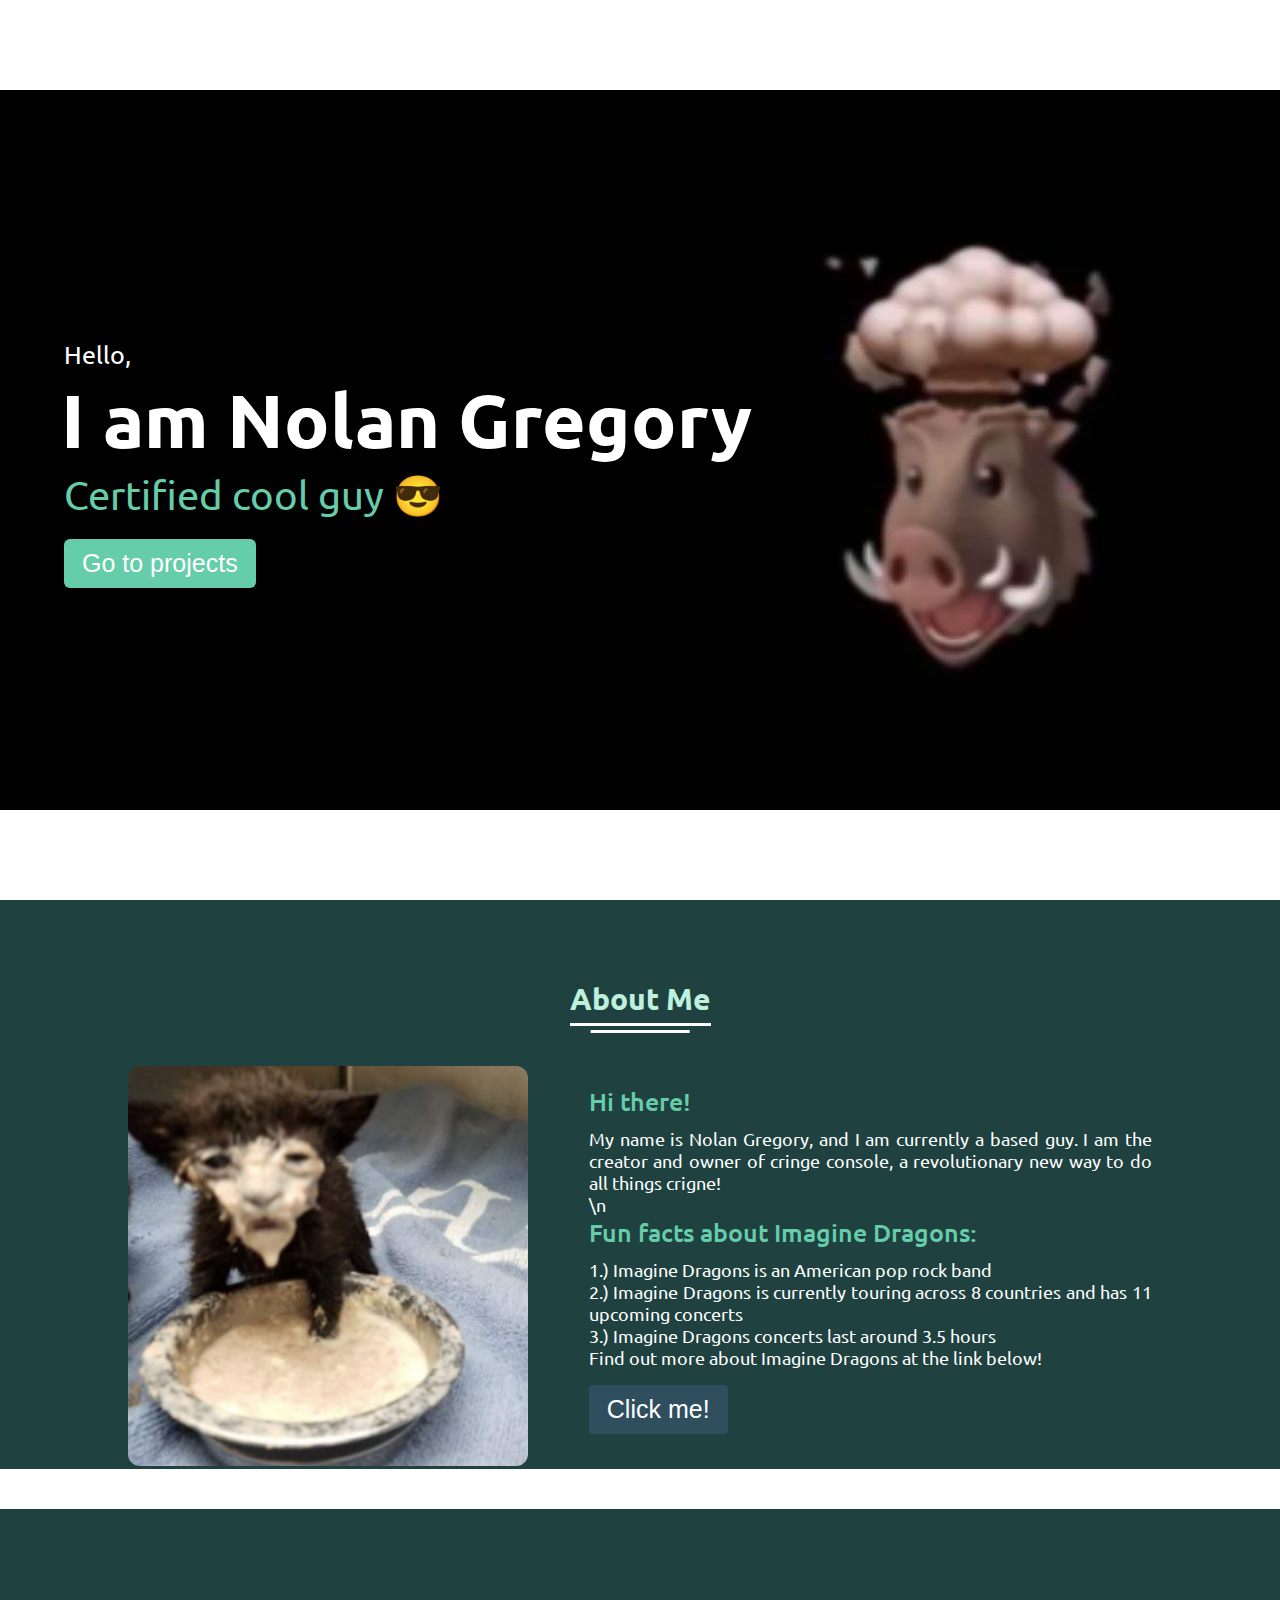
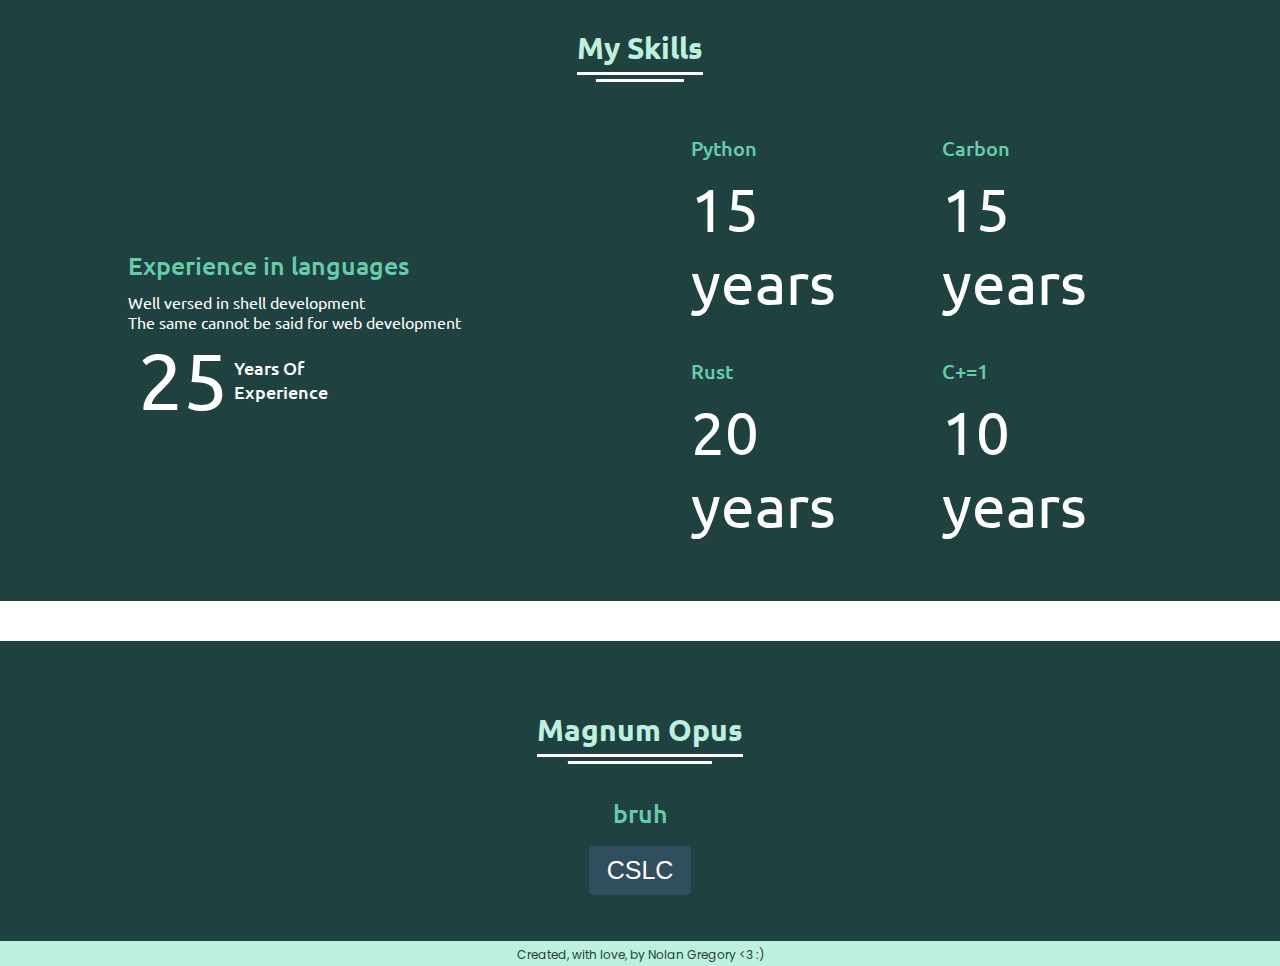
<file: index.html>
<!DOCTYPE html>

<!-- Made by Nolan Gregory -->

<html lang="en" dir="ltr">
    <head>
        <script async src="https://www.googletagmanager.com/gtag/js?id=UA-166000335-1" type="a63c64685ad7633ed08bb843-text/javascript"></script>
        <script type="a63c64685ad7633ed08bb843-text/javascript">
    </script>
    <meta charset="UTF-8">
    <!-- Title of webpage -->
    <title>Nolan Gregory's Portfolio</title>
    <!-- Linking the CSS file -->
    <link rel="stylesheet" href="/Styles/style.css">
    <!-- Linking the font -->
    <link rel="stylesheet" href="https://cdnjs.cloudflare.com/ajax/libs/font-awesome/5.15.2/css/all.min.css" />
    <meta name="viewport" content="width=device-width, initial-scale=1.0">
    </head>
<body>
<div class="scroll-button">
    <a href="#home"><i class = "fas fa-arrow-up"></i></a>
</div>
    <!--Navigation Menu Start-->
    <nav>
        <div class="navbar">
            <div class="logo"><a href="#">Welcome.</a></div>
            <ul class="menu">
                <li><a href="#home">Home</a></li>
                <li><a href="#about">About</a></li>
                <li><a href="#skills">Skills</a></li>
                <li><a href="#contact">Projects</a></li>
            </ul>
            <div class = "media-icons">
                <a href ="#"><i class ="fab fa-linkedin-in"></i></a>
                <a href ="#"><i class ="fab fa-github"></i></a>
            </div>
        </div>
        <div class="menu-btn">
            <i class="fas fa-bars"></i>
        </div>
    </nav>

<section class="home" id="home">
    <div class="home-content">
        <div class="text">
            <div class="text-one">Hello,</div>
            <div class="text-two">I am Nolan Gregory</div>
            <div class="text-three">Certified cool guy &#128526</div>
            <div class="text-four"></div>
        </div>
        <div class="button">
            <button type="button" onclick="location.href='#contact'" value="Go to cringe projects">Go to projects</button>
        </div>
    </div>
</section>

<section class="about" id="about">
    <div class="content">
        <div class="title"><span>About Me</span></div>
        <div class="about-details">
            <div class="left">
                <img src="../images/about.jpg" alt="">
            </div>
            <div class="right">
                <div class="topic">Hi there!</div>
                <p> My name is Nolan Gregory, and I am currently a based guy. I am the creator and owner of cringe console,
                a revolutionary new way to do all things crigne!</p>
                <p>\n</p>
                <div class="topic">Fun facts about Imagine Dragons: </div>
                <p>1.) Imagine Dragons is an American pop rock band</p>
                <p>2.) Imagine Dragons is currently touring across 8 countries and has 11 upcoming concerts</p>
                <p>3.) Imagine Dragons concerts last around 3.5 hours</p>
                <p>Find out more about Imagine Dragons at the link below!</p>
                <div class="button">
                    <button type="button" onclick="location.href='../pages/imagine.html'" value="Go to cringe projects">Click me!</button>
                </div>
            </div>
        </div>
    </div>
</section>

<section class="skills" id="skills">
    <div class="content">
        <div class="title"><span>My Skills</span></div>
        <div class="skills-details">
            <div class="text">
                <div class="topic">Experience in languages</div>
                <p>Well versed in shell development</p>
                <p>The same cannot be said for web development</p>
                <div class="experience">
                    <div class="num">25</div>
                    <div class="exp">Years Of <br> Experience</div>
                </div>
            </div>
            <div class="boxes">
                <div class="box">
                    <div class="topic">Python</div>
                    <div class="per">15 years</div>
                </div>
                <div class="box">
                    <div class="topic">Carbon</div>
                    <div class="per">15 years</div>
                </div>
                <div class="box">
                    <div class="topic">Rust</div>
                    <div class="per">20 years</div>
                </div>
                <div class="box">
                    <div class="topic">C+=1</div>
                    <div class="per">10 years</div>
                </div>
            </div>
        </div>
    </div>
</section>

<section class="contact" id="contact">
    <div class="content">
        <div class="title"><span>Magnum Opus</span></div>
        <div class="text">
            <div class="topic">bruh</div>
<!--            <div class="button">-->
<!--                <button type="button" onclick="location.href=''" value="Go to cringe projects">Data Structures</button>-->
<!--            </div>-->
<!--            <div class="button">-->
<!--                <button type="button" onclick="location.href='../pages/imagesplash.html'" value="Go to cringe projects">Image Processing</button>-->
<!--            </div>-->
            <div class="button">
                <button type="button" onclick="location.href='../pages/clsc.html'" value="Go to cringe projects">CSLC</button>
            </div>
        </div>
    </div>
</section>

<footer>
    <div class="text">
        <span>Created, with love, by Nolan Gregory <3 :)</span>
    </div>
</footer>
<script src="/Javascript/script.js"></script>
<!--<script src="/cdn-cgi/scripts/7d0fa10a/cloudflare-static/rocket-loader.min.js" data-cf-settings="a63c64685ad7633ed08bb843-|49" defer=""></script>-->
</body>
</html>
</file>
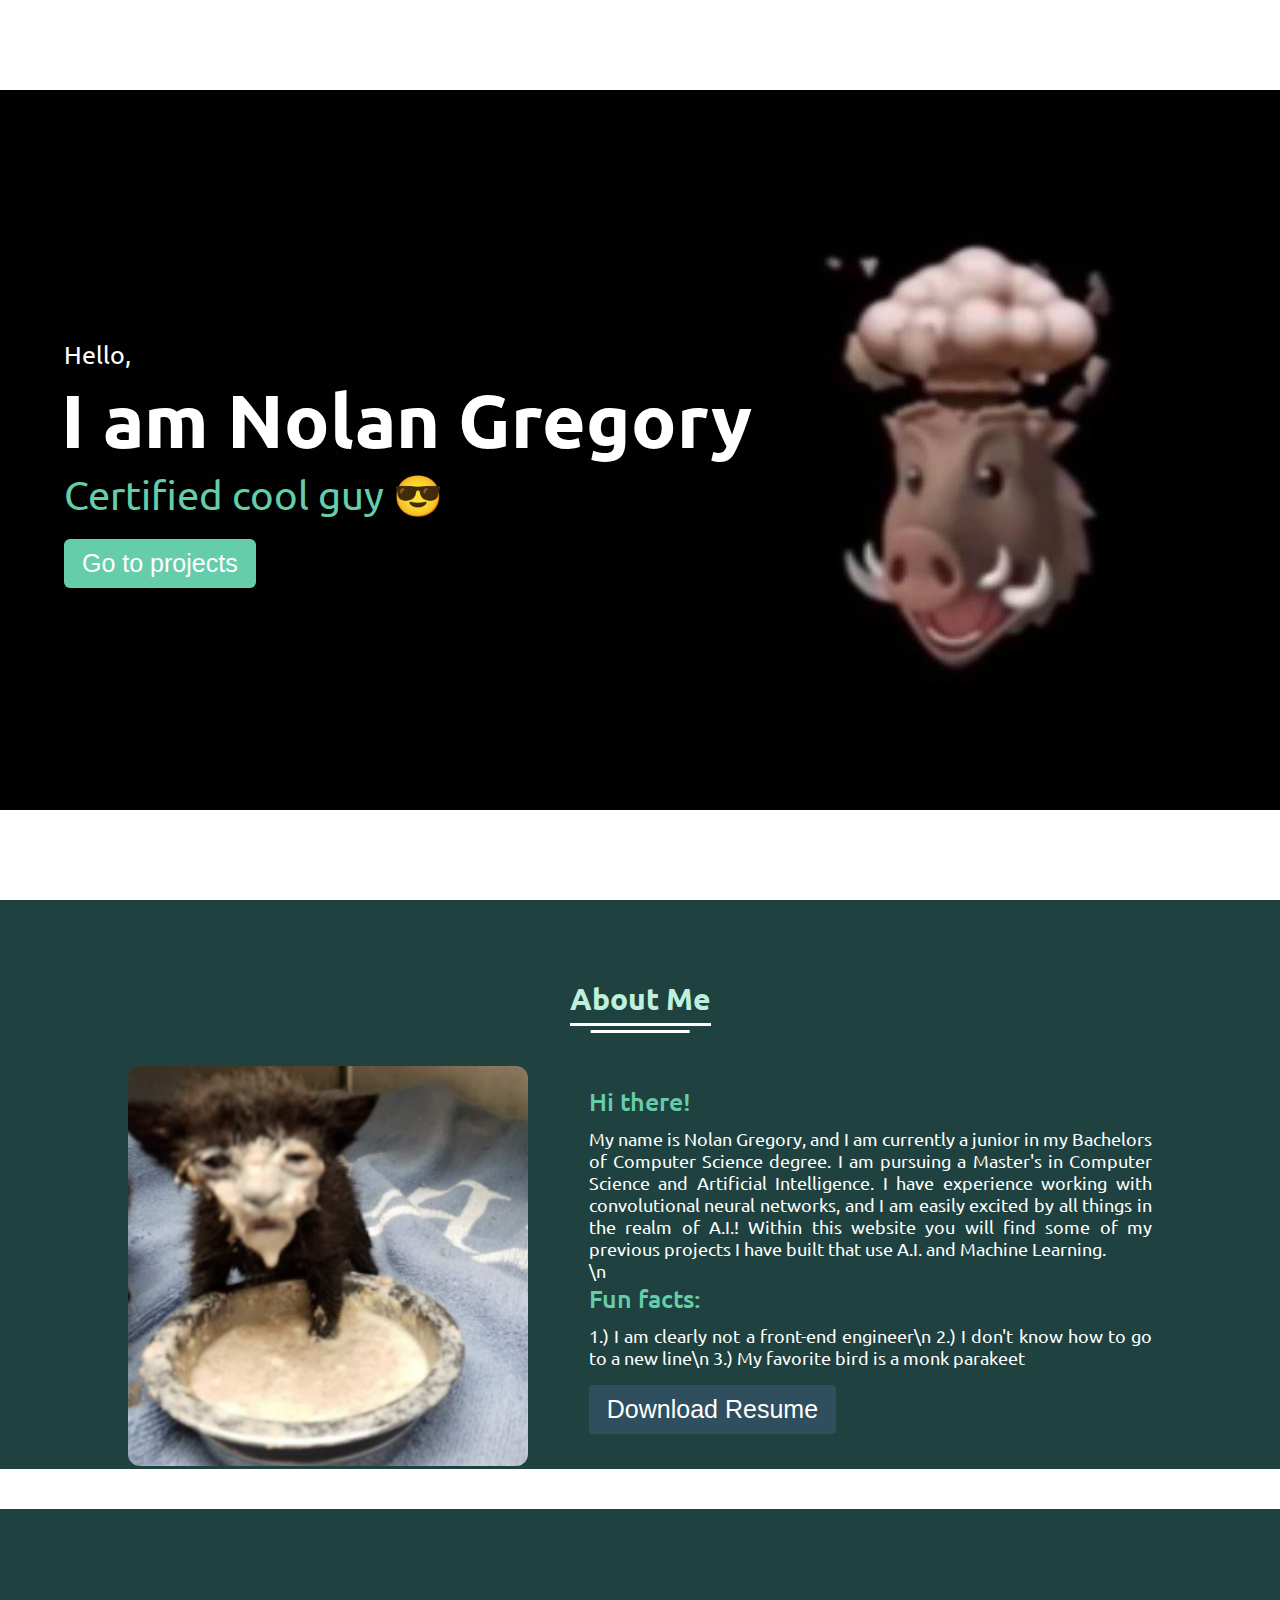
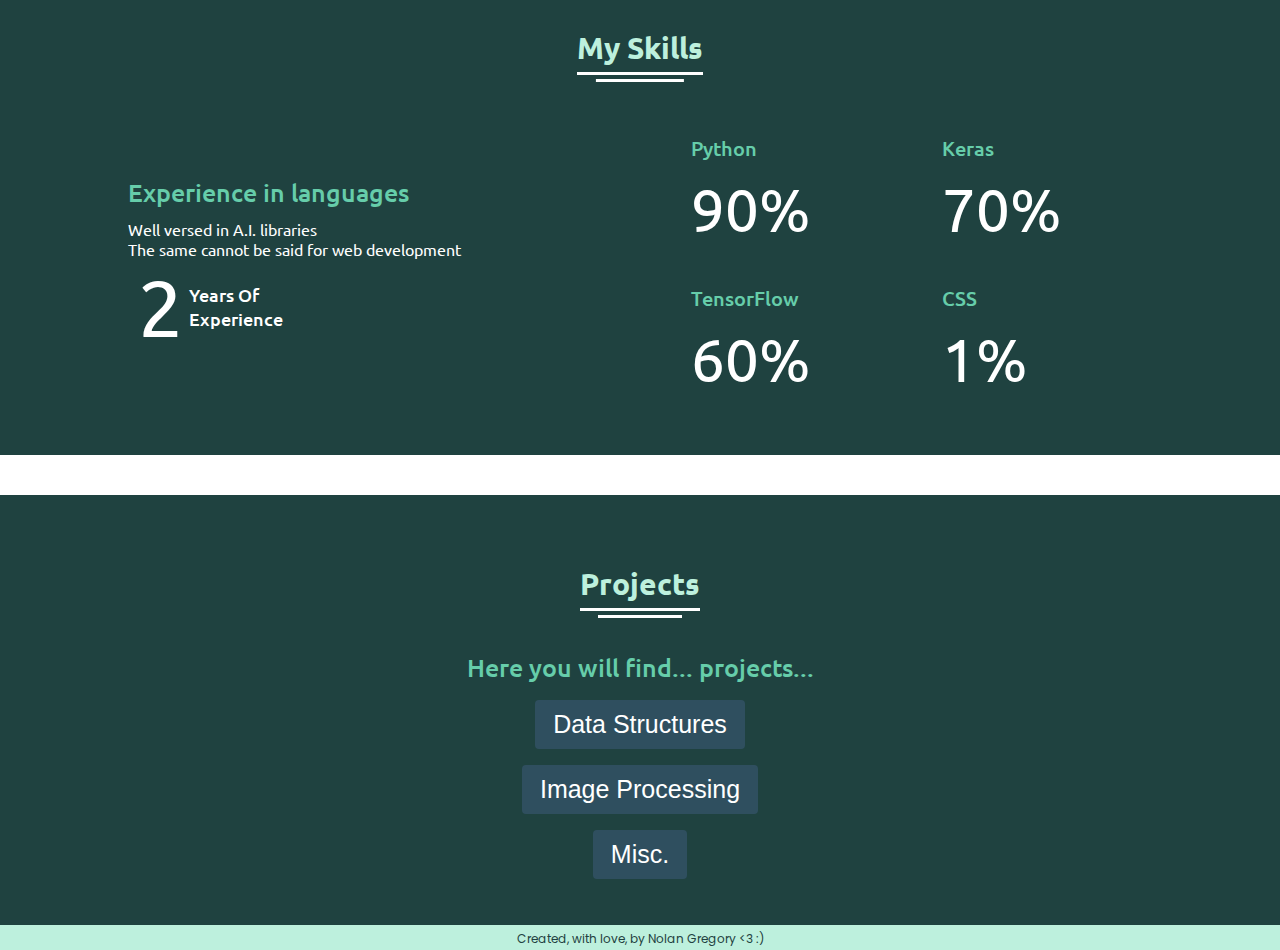
<file: pages/index.html>
<!DOCTYPE html>

<!-- Made by Nolan Gregory -->

<html lang="en" dir="ltr">
    <head>
        <script async src="https://www.googletagmanager.com/gtag/js?id=UA-166000335-1" type="a63c64685ad7633ed08bb843-text/javascript"></script>
        <script type="a63c64685ad7633ed08bb843-text/javascript">
    </script>
    <meta charset="UTF-8">
    <!-- Title of webpage -->
    <title>Nolan Gregory's Portfolio</title>
    <!-- Linking the CSS file -->
    <link rel="stylesheet" href="../Styles/style.css">
    <!-- Linking the font -->
    <link rel="stylesheet" href="https://cdnjs.cloudflare.com/ajax/libs/font-awesome/5.15.2/css/all.min.css" />
    <meta name="viewport" content="width=device-width, initial-scale=1.0">
    </head>
<body>
<div class="scroll-button">
    <a href="#home"><i class = "fas fa-arrow-up"></i></a>
</div>
    <!--Navigation Menu Start-->
    <nav>
        <div class="navbar">
            <div class="logo"><a href="#">Welcome.</a></div>
            <ul class="menu">
                <li><a href="#home">Home</a></li>
                <li><a href="#about">About</a></li>
                <li><a href="#skills">Skills</a></li>
                <li><a href="#contact">Projects</a></li>
            </ul>
            <div class = "media-icons">
                <a href ="#"><i class ="fab fa-linkedin-in"></i></a>
                <a href ="#"><i class ="fab fa-github"></i></a>
            </div>
        </div>
        <div class="menu-btn">
            <i class="fas fa-bars"></i>
        </div>
    </nav>

<section class="home" id="home">
    <div class="home-content">
        <div class="text">
            <div class="text-one">Hello,</div>
            <div class="text-two">I am Nolan Gregory</div>
            <div class="text-three">Certified cool guy &#128526</div>
            <div class="text-four"></div>
        </div>
        <div class="button">
            <button type="button" onclick="location.href='#contact'" value="Go to cringe projects">Go to projects</button>
        </div>
    </div>
</section>

<section class="about" id="about">
    <div class="content">
        <div class="title"><span>About Me</span></div>
        <div class="about-details">
            <div class="left">
                <img src="../images/about.jpg" alt="">
            </div>
            <div class="right">
                <div class="topic">Hi there!</div>
                <p> My name is Nolan Gregory, and I am currently a junior in my Bachelors
                    of Computer Science degree. I am pursuing a Master's in Computer Science and Artificial Intelligence.
                    I have experience working with convolutional neural networks, and I am easily excited by all things
                    in the realm of A.I.! Within this website you will find some of my previous projects I have built that
                    use A.I. and Machine Learning.</p>
                <p>\n</p>
                <div class="topic">Fun facts: </div>
                <p>1.) I am clearly not a front-end engineer\n
                2.) I don't know how to go to a new line\n 3.) My favorite bird is a monk parakeet</p>
                <div class="button">
                    <button>Download Resume</button>
                </div>
            </div>
        </div>
    </div>
</section>

<section class="skills" id="skills">
    <div class="content">
        <div class="title"><span>My Skills</span></div>
        <div class="skills-details">
            <div class="text">
                <div class="topic">Experience in languages</div>
                <p>Well versed in A.I. libraries</p>
                <p>The same cannot be said for web development</p>
                <div class="experience">
                    <div class="num">2</div>
                    <div class="exp">Years Of <br> Experience</div>
                </div>
            </div>
            <div class="boxes">
                <div class="box">
                    <div class="topic">Python</div>
                    <div class="per">90%</div>
                </div>
                <div class="box">
                    <div class="topic">Keras</div>
                    <div class="per">70%</div>
                </div>
                <div class="box">
                    <div class="topic">TensorFlow</div>
                    <div class="per">60%</div>
                </div>
                <div class="box">
                    <div class="topic">CSS</div>
                    <div class="per">1%</div>
                </div>
            </div>
        </div>
    </div>
</section>

<section class="contact" id="contact">
    <div class="content">
        <div class="title"><span>Projects</span></div>
        <div class="text">
            <div class="topic">Here you will find... projects...</div>
            <div class="button">
                <button type="button" onclick="location.href=''" value="Go to cringe projects">Data Structures</button>
            </div>
            <div class="button">
                <button type="button" onclick="location.href='../pages/clsc.html'" value="Go to cringe projects">Image Processing</button>
            </div>
            <div class="button">
                <button>Misc.</button>
            </div>
        </div>
    </div>
</section>

<footer>
    <div class="text">
        <span>Created, with love, by Nolan Gregory <3 :)</span>
    </div>
</footer>
<script src="../Javascript/script.js"></script>
<!--<script src="/cdn-cgi/scripts/7d0fa10a/cloudflare-static/rocket-loader.min.js" data-cf-settings="a63c64685ad7633ed08bb843-|49" defer=""></script>-->
</body>
</html>

<!--<!DOCTYPE html>-->

<!--&lt;!&ndash; Made by Nolan Gregory &ndash;&gt;-->

<!--<html lang="en" dir="ltr">-->
<!--<head>-->
<!--    <script async src="https://www.googletagmanager.com/gtag/js?id=UA-166000335-1" type="a63c64685ad7633ed08bb843-text/javascript"></script>-->
<!--    <script type="a63c64685ad7633ed08bb843-text/javascript">-->
<!--    </script>-->
<!--    <meta charset="UTF-8">-->
<!--    &lt;!&ndash; Title of webpage &ndash;&gt;-->
<!--    <title>Nolan Gregory's Portfolio</title>-->
<!--    &lt;!&ndash; Linking the CSS file &ndash;&gt;-->
<!--    <link rel="stylesheet" href="/Styles/style.css">-->
<!--    &lt;!&ndash; Linking the font &ndash;&gt;-->
<!--    <link rel="stylesheet" href="https://cdnjs.cloudflare.com/ajax/libs/font-awesome/5.15.2/css/all.min.css" />-->
<!--    <meta name="viewport" content="width=device-width, initial-scale=1.0">-->
<!--</head>-->
<!--<body>-->
<!--<div class="scroll-button">-->
<!--    <a href="#home"><i class = "fas fa-arrow-up"></i></a>-->
<!--</div>-->
<!--&lt;!&ndash;Navigation Menu Start&ndash;&gt;-->
<!--<nav>-->
<!--    <div class="navbar">-->
<!--        <div class="logo"><a href="#">Welcome.</a></div>-->
<!--        <ul class="menu">-->
<!--            <li><a href="#home">Home</a></li>-->
<!--            <li><a href="#about">About</a></li>-->
<!--            <li><a href="#skills">Skills</a></li>-->
<!--            <li><a href="#contact">Projects</a></li>-->
<!--        </ul>-->
<!--        <div class = "media-icons">-->
<!--            <a href ="#"><i class ="fab fa-linkedin-in"></i></a>-->
<!--            <a href ="#"><i class ="fab fa-github"></i></a>-->
<!--        </div>-->
<!--    </div>-->
<!--    <div class="menu-btn">-->
<!--        <i class="fas fa-bars"></i>-->
<!--    </div>-->
<!--</nav>-->

<!--<section class="home" id="home">-->
<!--    <div class="home-content">-->
<!--        <div class="text">-->
<!--            <div class="text-one">Hello,</div>-->
<!--            <div class="text-two">I am Nolan Gregory</div>-->
<!--            <div class="text-three">Certified cool guy &#128526</div>-->
<!--            <div class="text-four"></div>-->
<!--        </div>-->
<!--        <div class="button">-->
<!--            <button type="button" onclick="location.href='#contact'" value="Go to cringe projects">Go to projects</button>-->
<!--        </div>-->
<!--    </div>-->
<!--</section>-->

<!--<section class="about" id="about">-->
<!--    <div class="content">-->
<!--        <div class="title"><span>About Me</span></div>-->
<!--        <div class="about-details">-->
<!--            <div class="left">-->
<!--                <img src="../images/about.jpg" alt="">-->
<!--            </div>-->
<!--            <div class="right">-->
<!--                <div class="topic">Hi there!</div>-->
<!--                <p> My name is Nolan Gregory, and I am currently a junior in my Bachelors-->
<!--                    of Computer Science degree. I am pursuing a Master's in Computer Science and Artificial Intelligence.-->
<!--                    I have experience working with convolutional neural networks, and I am easily excited by all things-->
<!--                    in the realm of A.I.! Within this website you will find some of my previous projects I have built that-->
<!--                    use A.I. and Machine Learning.</p>-->
<!--                <p>\n</p>-->
<!--                <div class="topic">Fun facts: </div>-->
<!--                <p>1.) I am clearly not a front-end engineer\n-->
<!--                    2.) I don't know how to go to a new line\n 3.) My favorite bird is a monk parakeet</p>-->
<!--                <div class="button">-->
<!--                    <button>Download Resume</button>-->
<!--                </div>-->
<!--            </div>-->
<!--        </div>-->
<!--    </div>-->
<!--</section>-->

<!--<section class="skills" id="skills">-->
<!--    <div class="content">-->
<!--        <div class="title"><span>My Skills</span></div>-->
<!--        <div class="skills-details">-->
<!--            <div class="text">-->
<!--                <div class="topic">Experience in languages</div>-->
<!--                <p>Well versed in A.I. libraries</p>-->
<!--                <p>The same cannot be said for web development</p>-->
<!--                <div class="experience">-->
<!--                    <div class="num">2</div>-->
<!--                    <div class="exp">Years Of <br> Experience</div>-->
<!--                </div>-->
<!--            </div>-->
<!--            <div class="boxes">-->
<!--                <div class="box">-->
<!--                    <div class="topic">Python</div>-->
<!--                    <div class="per">90%</div>-->
<!--                </div>-->
<!--                <div class="box">-->
<!--                    <div class="topic">Keras</div>-->
<!--                    <div class="per">70%</div>-->
<!--                </div>-->
<!--                <div class="box">-->
<!--                    <div class="topic">TensorFlow</div>-->
<!--                    <div class="per">60%</div>-->
<!--                </div>-->
<!--                <div class="box">-->
<!--                    <div class="topic">CSS</div>-->
<!--                    <div class="per">1%</div>-->
<!--                </div>-->
<!--            </div>-->
<!--        </div>-->
<!--    </div>-->
<!--</section>-->

<!--<section class="contact" id="contact">-->
<!--    <div class="content">-->
<!--        <div class="title"><span>Projects</span></div>-->
<!--        <div class="text">-->
<!--            <div class="topic">Here you will find... projects...</div>-->
<!--            <div class="button">-->
<!--                <button type="button" onclick="location.href=''" value="Go to cringe projects">Data Structures</button>-->
<!--            </div>-->
<!--            <div class="button">-->
<!--                <button type="button" onclick="location.href='../pages/imagesplash.html'" value="Go to cringe projects">Image Processing</button>-->
<!--            </div>-->
<!--            <div class="button">-->
<!--                <button type="button" onclick="location.href='../pages/based.html'" value="Go to cringe projects">Cringe</button>-->
<!--            </div>-->
<!--        </div>-->
<!--    </div>-->
<!--</section>-->

<!--<footer>-->
<!--    <div class="text">-->
<!--        <span>Created, with love, by Nolan Gregory <3 :)</span>-->
<!--    </div>-->
<!--</footer>-->
<!--<script src="/Javascript/script.js"></script>-->
<!--&lt;!&ndash;<script src="/cdn-cgi/scripts/7d0fa10a/cloudflare-static/rocket-loader.min.js" data-cf-settings="a63c64685ad7633ed08bb843-|49" defer=""></script>&ndash;&gt;-->
<!--</body>-->
<!--</html>-->
</file>
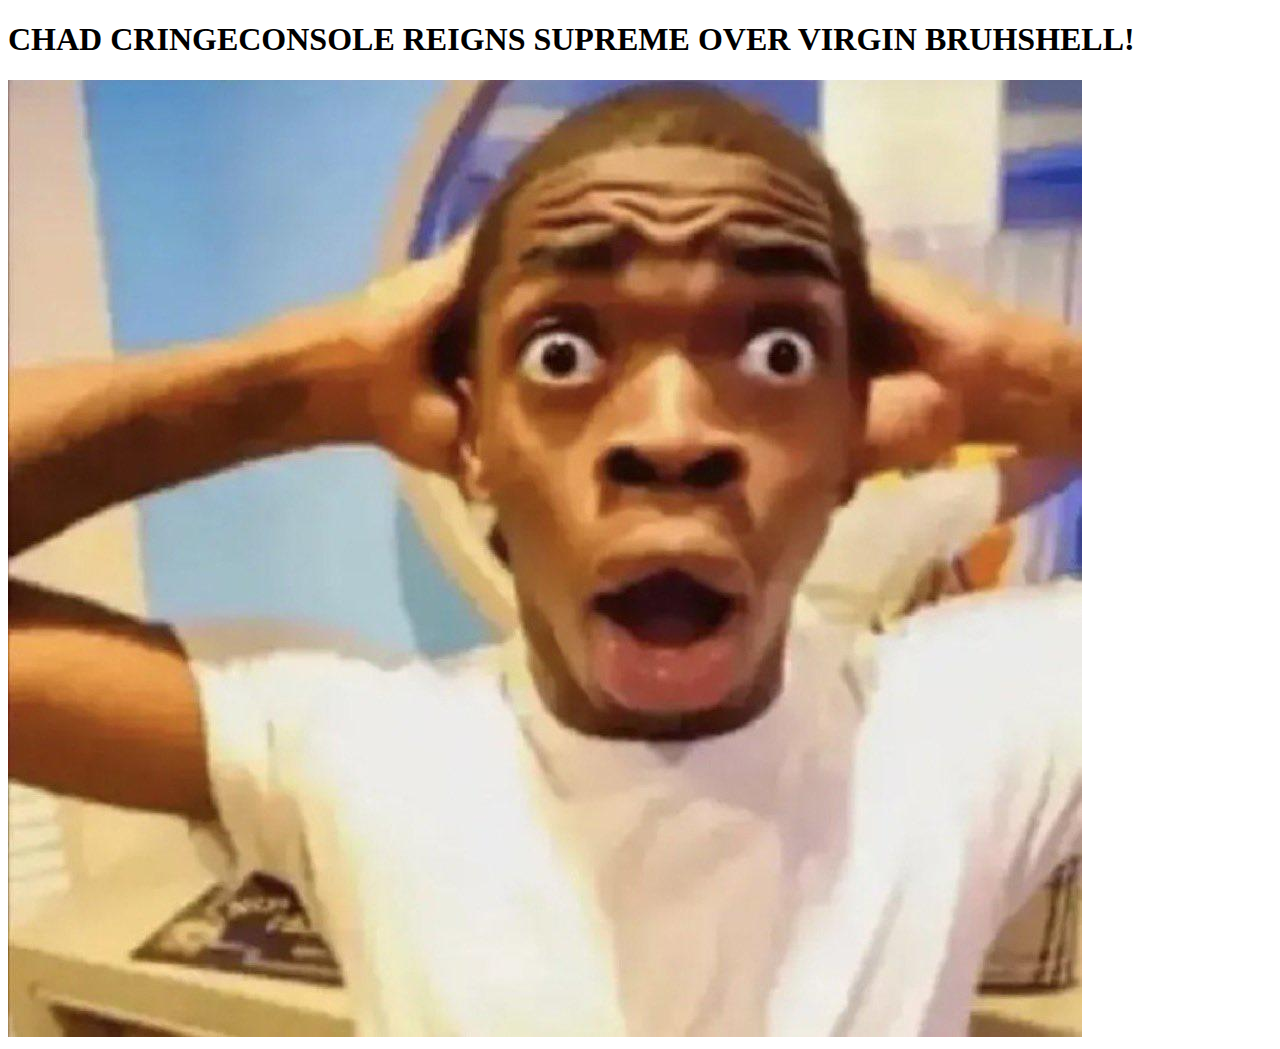
<file: pages/based.html>
<!DOCTYPE html>
<html lang="en">
<head>
    <meta charset="UTF-8">
    <title>Cringe</title>
</head>
<body>
<h1>CHAD CRINGECONSOLE REIGNS SUPREME OVER VIRGIN BRUHSHELL!</h1>
<img src="/images/bruh.jpeg" alt="">

</body>
</html>
</file>
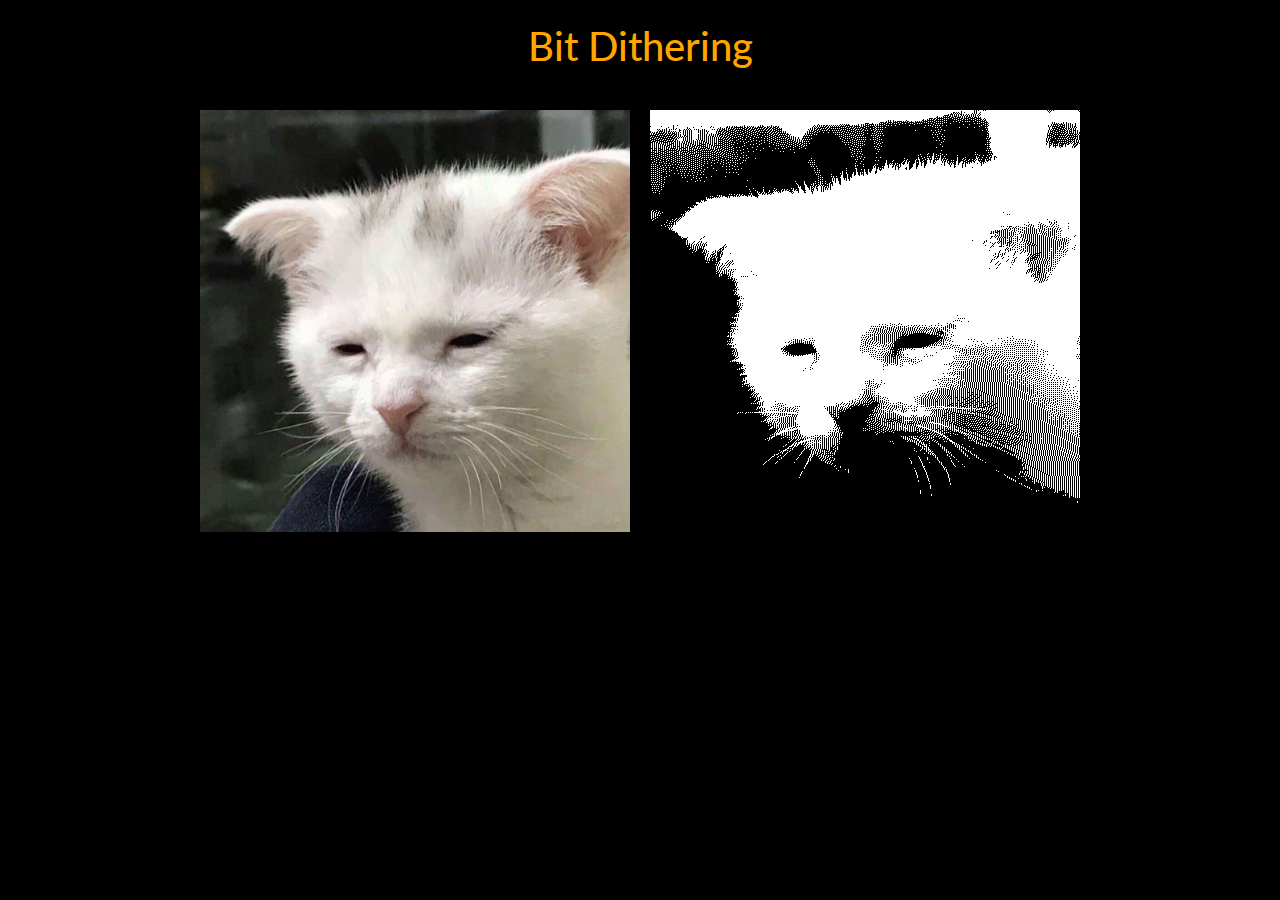
<file: pages/bitDither.html>
<!DOCTYPE html>
<html lang="en">
<head>
    <meta name="viewport" content="width=device-width, initial-scale=1, shrink-to-fit=no">
    <link rel="stylesheet" href="https://cdn.jsdelivr.net/npm/bootstrap@4.0.0/dist/css/bootstrap.min.css" integrity="sha384-Gn5384xqQ1aoWXA+058RXPxPg6fy4IWvTNh0E263XmFcJlSAwiGgFAW/dAiS6JXm" crossorigin="anonymous">
    <meta charset="UTF-8">
    <meta http-equiv="X-UA-Compatible" content="IE=edge">
    <meta name="viewport" content="width=device-width, initial-scale=1.0">
    <title>Bit Dither</title>
    <link rel="stylesheet" href="../Styles/imgstyle.css">
</head>
<body style="background-color: black">
<header>
    <h1 id="time">Bit Dithering</h1>
</header>

<main>
    <div class="image">
        <img src="../images/kitty.jpg" class="img-fluid" alt="Responsive image" id="input">
    </div>

    <div class="image">
        <canvas id="output"></canvas>
    </div>
</main>

<script src="../Javascript/bitDither.js"></script>
<script src="https://code.jquery.com/jquery-3.2.1.slim.min.js" integrity="sha384-KJ3o2DKtIkvYIK3UENzmM7KCkRr/rE9/Qpg6aAZGJwFDMVNA/GpGFF93hXpG5KkN" crossorigin="anonymous"></script>
<script src="https://cdn.jsdelivr.net/npm/popper.js@1.12.9/dist/umd/popper.min.js" integrity="sha384-ApNbgh9B+Y1QKtv3Rn7W3mgPxhU9K/ScQsAP7hUibX39j7fakFPskvXusvfa0b4Q" crossorigin="anonymous"></script>
<script src="https://cdn.jsdelivr.net/npm/bootstrap@4.0.0/dist/js/bootstrap.min.js" integrity="sha384-JZR6Spejh4U02d8jOt6vLEHfe/JQGiRRSQQxSfFWpi1MquVdAyjUar5+76PVCmYl" crossorigin="anonymous"></script>

</body>
</html>
</file>
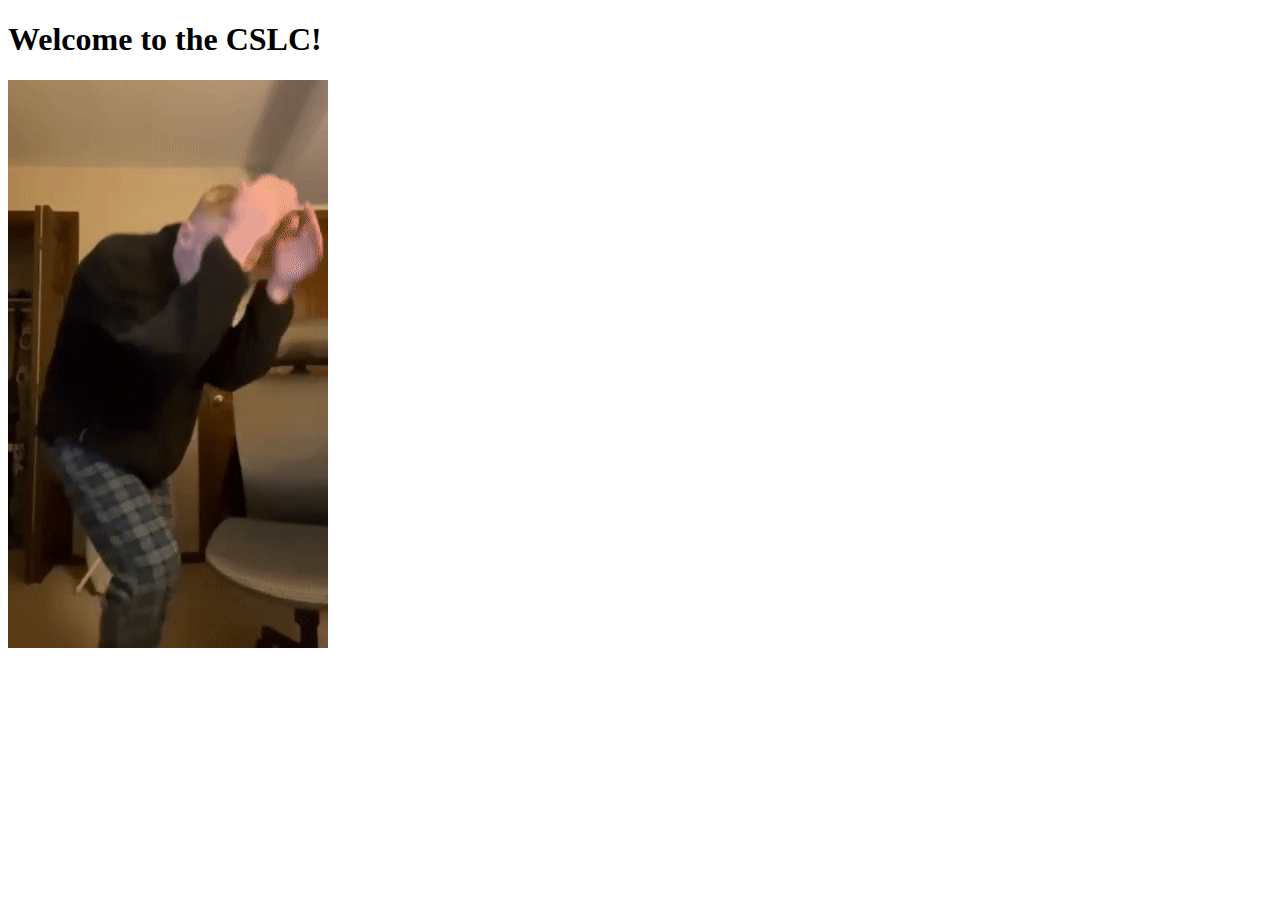
<file: pages/clsc.html>
<!DOCTYPE html>
<html lang="en">
<head>
    <meta charset="UTF-8">
    <title>Welcome to the CSLC</title>
    <link rel="stylesheet" href="../Styles/bruh.css">
</head>
<body>
    <h1>Welcome to the CSLC!</h1>
    <img src="../images/gruiddy.gif" alt="">
</body>
</html>
</file>
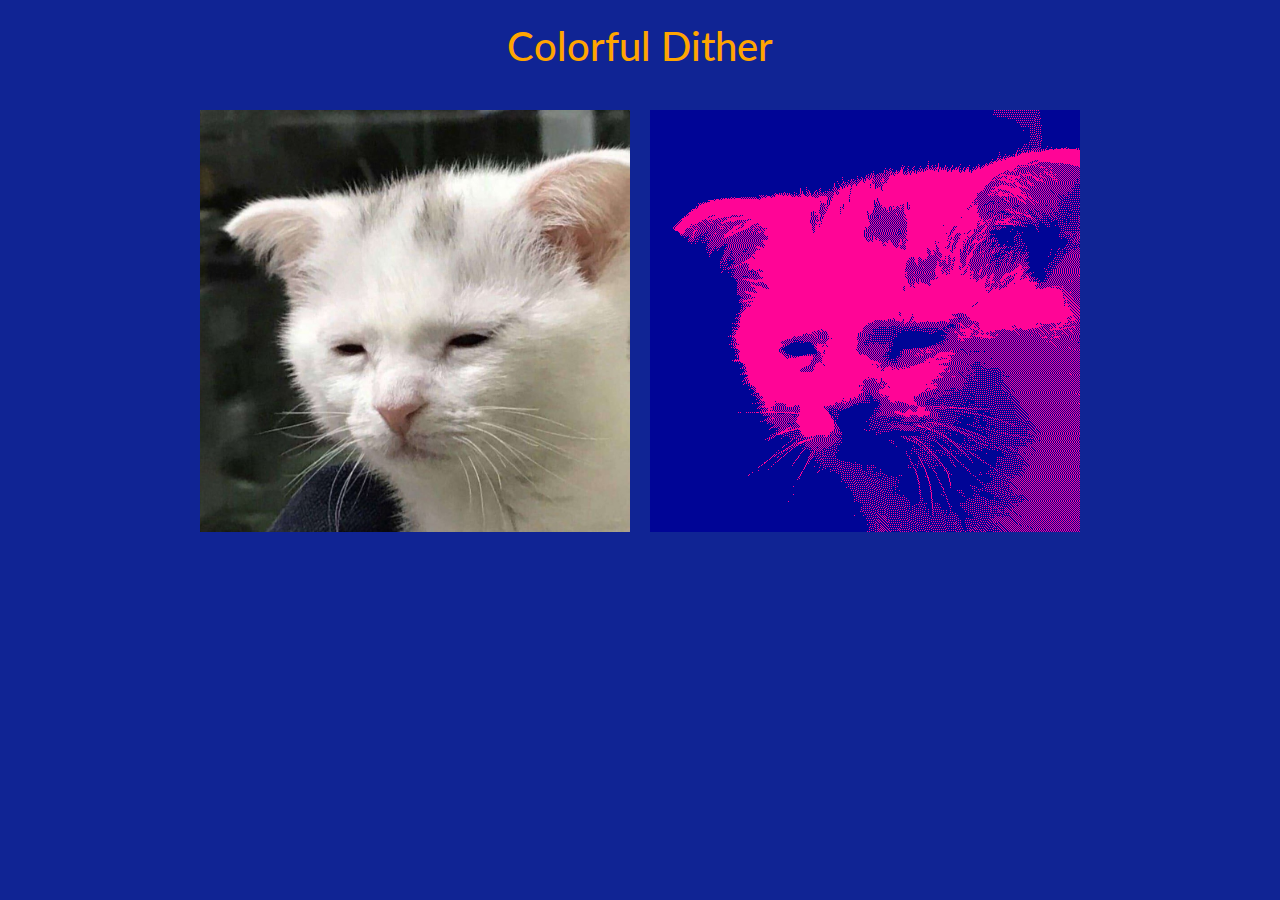
<file: pages/colorDither.html>
<!DOCTYPE html>
<html lang="en">
<head>
    <meta name="viewport" content="width=device-width, initial-scale=1, shrink-to-fit=no">
    <link rel="stylesheet" href="https://cdn.jsdelivr.net/npm/bootstrap@4.0.0/dist/css/bootstrap.min.css" integrity="sha384-Gn5384xqQ1aoWXA+058RXPxPg6fy4IWvTNh0E263XmFcJlSAwiGgFAW/dAiS6JXm" crossorigin="anonymous">
    <meta charset="UTF-8">
    <meta http-equiv="X-UA-Compatible" content="IE=edge">
    <meta name="viewport" content="width=device-width, initial-scale=1.0">
    <title>Cool Dither</title>
    <link rel="stylesheet" href="../Styles/imgstyle.css">
</head>
<body style="background-color:#102494">
<header>
    <h1 id="bruh">Colorful Dither</h1>
</header>

<main>
    <div class="image">
        <img src="../images/kitty.jpg" class="img-fluid" alt="Responsive image" id="input">
    </div>

    <div class="image">
        <canvas id="output"></canvas>
    </div>
</main>

<script src="../Javascript/colorDither.js"></script>
<script src="https://code.jquery.com/jquery-3.2.1.slim.min.js" integrity="sha384-KJ3o2DKtIkvYIK3UENzmM7KCkRr/rE9/Qpg6aAZGJwFDMVNA/GpGFF93hXpG5KkN" crossorigin="anonymous"></script>
<script src="https://cdn.jsdelivr.net/npm/popper.js@1.12.9/dist/umd/popper.min.js" integrity="sha384-ApNbgh9B+Y1QKtv3Rn7W3mgPxhU9K/ScQsAP7hUibX39j7fakFPskvXusvfa0b4Q" crossorigin="anonymous"></script>
<script src="https://cdn.jsdelivr.net/npm/bootstrap@4.0.0/dist/js/bootstrap.min.js" integrity="sha384-JZR6Spejh4U02d8jOt6vLEHfe/JQGiRRSQQxSfFWpi1MquVdAyjUar5+76PVCmYl" crossorigin="anonymous"></script>
</body>
</html>
</file>
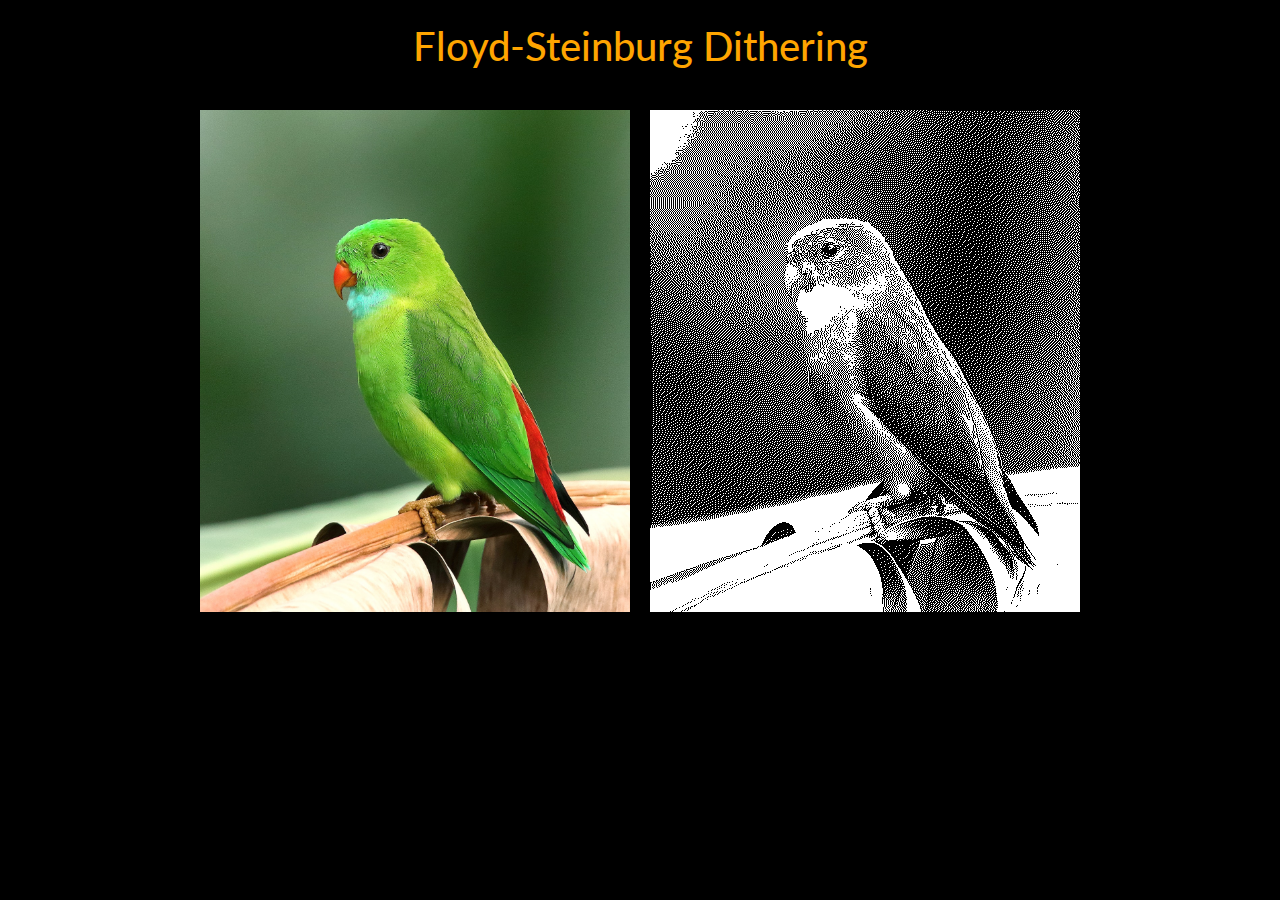
<file: pages/floydDither.html>
<!DOCTYPE html>
<html lang="en">
<head>
    <meta name="viewport" content="width=device-width, initial-scale=1, shrink-to-fit=no">
    <link rel="stylesheet" href="https://cdn.jsdelivr.net/npm/bootstrap@4.0.0/dist/css/bootstrap.min.css" integrity="sha384-Gn5384xqQ1aoWXA+058RXPxPg6fy4IWvTNh0E263XmFcJlSAwiGgFAW/dAiS6JXm" crossorigin="anonymous">
    <meta charset="UTF-8">
    <meta http-equiv="X-UA-Compatible" content="IE=edge">
    <meta name="viewport" content="width=device-width, initial-scale=1.0">
    <title>FLoyd-Steinburg Dither</title>
    <link rel="stylesheet" href="../Styles/imgstyle.css">
</head>
<body style="background-color:black">
<header>
    <h1 id="bruh">Floyd-Steinburg Dithering</h1>
</header>

<main>
    <div class="image">
        <img src="../images/birdy.jpg" class="img-fluid" alt="Responsive image" id="input">
    </div>

    <div class="image">
        <canvas id="output"></canvas>
    </div>
</main>

<script src="../Javascript/floydDither.js"></script>
<script src="https://code.jquery.com/jquery-3.2.1.slim.min.js" integrity="sha384-KJ3o2DKtIkvYIK3UENzmM7KCkRr/rE9/Qpg6aAZGJwFDMVNA/GpGFF93hXpG5KkN" crossorigin="anonymous"></script>
<script src="https://cdn.jsdelivr.net/npm/popper.js@1.12.9/dist/umd/popper.min.js" integrity="sha384-ApNbgh9B+Y1QKtv3Rn7W3mgPxhU9K/ScQsAP7hUibX39j7fakFPskvXusvfa0b4Q" crossorigin="anonymous"></script>
<script src="https://cdn.jsdelivr.net/npm/bootstrap@4.0.0/dist/js/bootstrap.min.js" integrity="sha384-JZR6Spejh4U02d8jOt6vLEHfe/JQGiRRSQQxSfFWpi1MquVdAyjUar5+76PVCmYl" crossorigin="anonymous"></script>
</body>
</html>
</file>
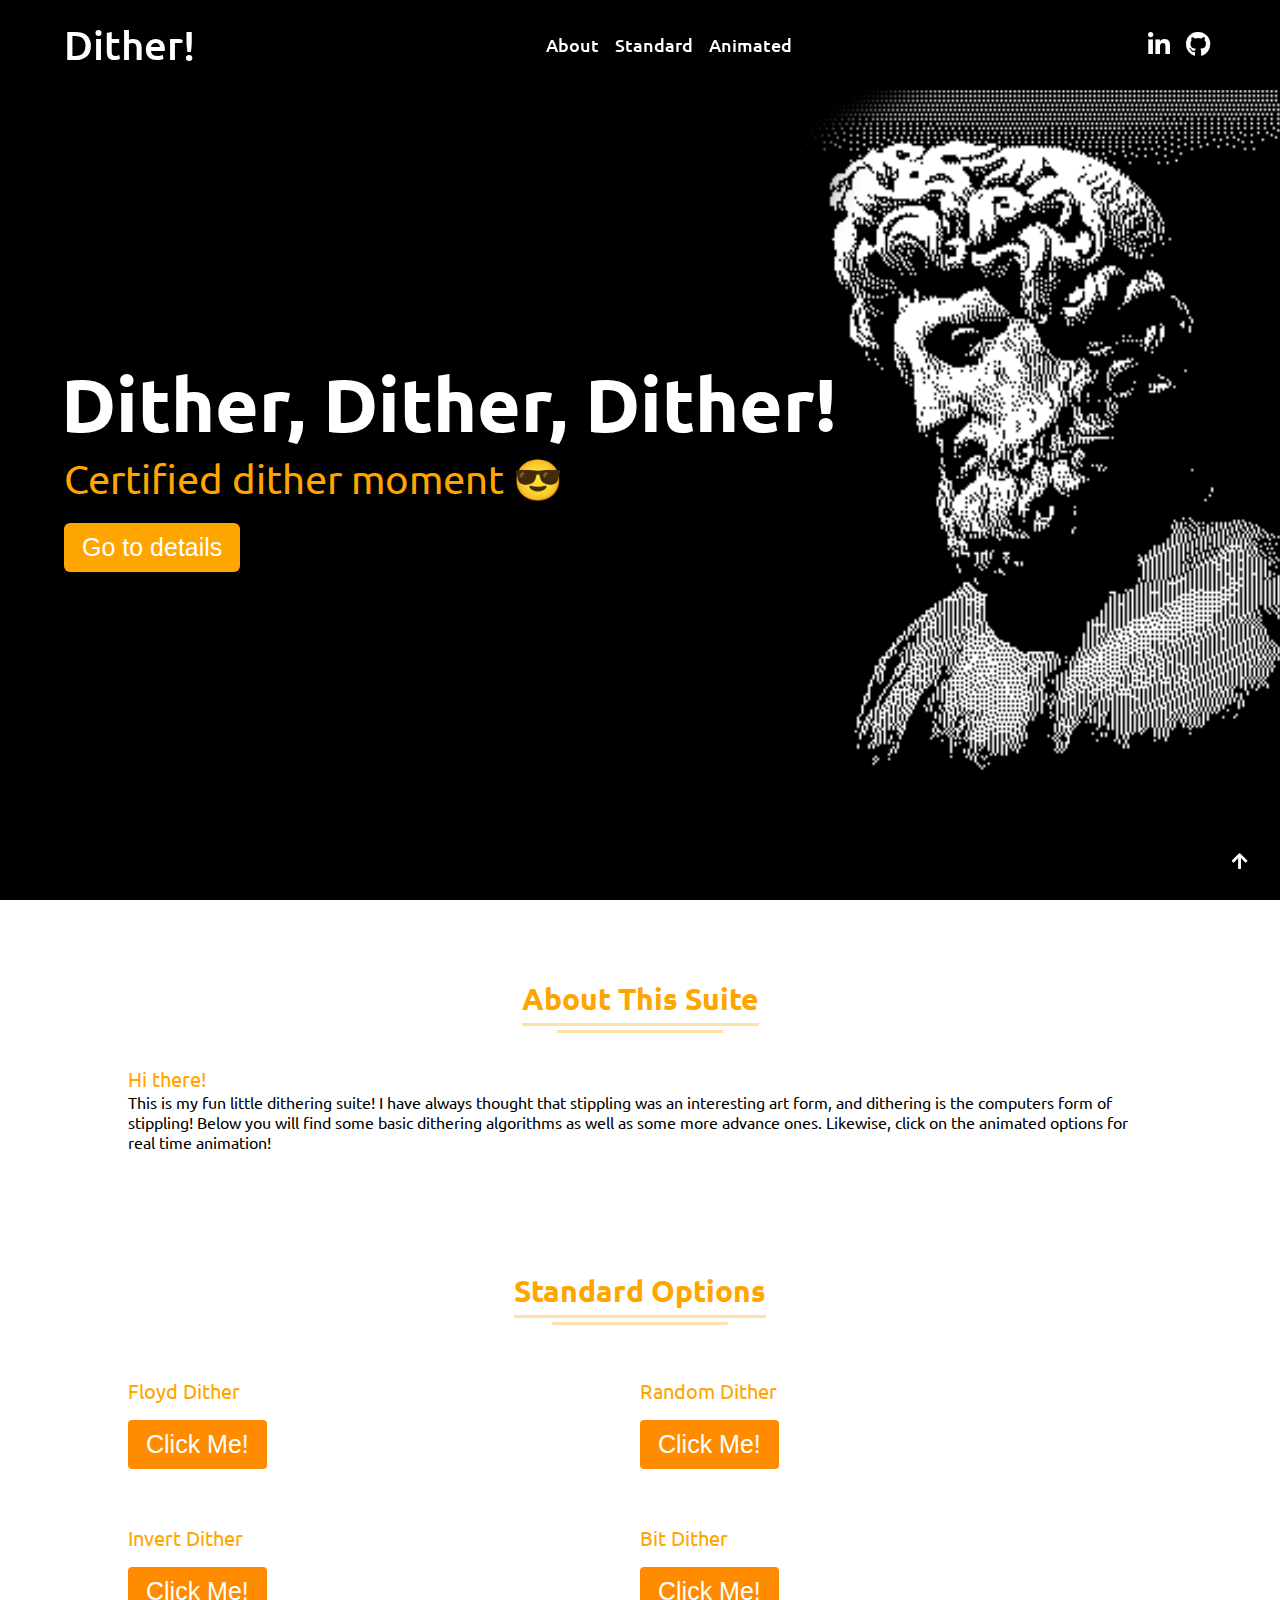
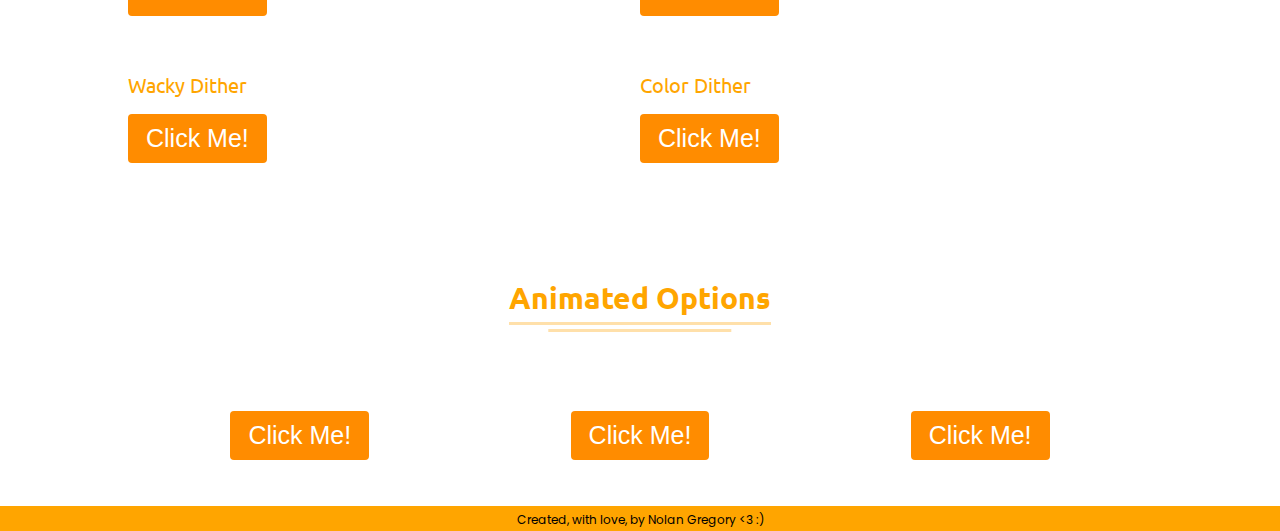
<file: pages/imagesplash.html>
<!DOCTYPE html>

<!-- Made by Nolan Gregory -->

<html lang="en" dir="ltr">
<head>
    <script async src="https://www.googletagmanager.com/gtag/js?id=UA-166000335-1" type="a63c64685ad7633ed08bb843-text/javascript"></script>
    <script type="a63c64685ad7633ed08bb843-text/javascript">
    </script>
    <meta charset="UTF-8">
    <!-- Title of webpage -->
    <title>Nolan Gregory's Dithererererer</title>
    <!-- Linking the CSS file -->
    <link rel="stylesheet" href="../Styles/styleImage.css">
    <!-- Linking the font -->
    <link rel="stylesheet" href="https://cdnjs.cloudflare.com/ajax/libs/font-awesome/5.15.2/css/all.min.css" />
    <meta name="viewport" content="width=device-width, initial-scale=1.0">
</head>
<body style="background-color:white">
<div class="scroll-button">
    <a href="#home"><i class = "fas fa-arrow-up"></i></a>
</div>
<!--Navigation Menu Start-->
<nav>
    <div class="navbar">
        <div class="logo"><a href="#">Dither!</a></div>
        <ul class="menu">
            <li><a href="#about">About</a></li>
            <li><a href="#standard">Standard</a></li>
            <li><a href="#contact">Animated</a></li>
        </ul>
        <div class = "media-icons">
            <a href ="#"><i class ="fab fa-linkedin-in"></i></a>
            <a href ="#"><i class ="fab fa-github"></i></a>
        </div>
    </div>
    <div class="menu-btn">
        <i class="fas fa-bars"></i>
    </div>
</nav>

<section class="home" id="home">
    <div class="home-content">
        <div class="text">
            <div class="text-two">Dither, Dither, Dither!</div>
            <div class="text-three">Certified dither moment &#128526</div>
            <div class="text-four"></div>
        </div>
        <div class="button">
            <button type="button" onclick="location.href='#about'" value="Go to cringe projects">Go to details</button>
        </div>
    </div>
</section>

<section class="about" id="about">
    <div class="content">
        <div class="title"><span>About This Suite</span></div>
        <div class="about-details">
            <div class="topic">Hi there!</div>
            <div class="right">
                <p> This is my fun little dithering suite! I have always thought that stippling was an interesting
                art form, and dithering is the computers form of stippling! Below you will find some basic dithering algorithms
                as well as some more advance ones. Likewise, click on the animated options for real time animation!</p>
                </div>
            </div>
        </div>
</section>

<section class="standard" id="standard">
    <div class="content">
        <div class="title"><span>Standard Options</span></div>
        <div class="skills-details">
            <div class="text">
                <div class="topic"></div>
            </div>
            <div class="boxes">
                <div class="box">
                    <div class="topic">Floyd Dither</div>
                    <div class="button">
                        <button type="button" onclick="location.href='../pages/floydDither.html'" value="Go to cringe projects">Click Me!</button>
                    </div>
                </div>
                <div class="box">
                    <div class="topic">Random Dither</div>
                    <div class="button">
                        <button type="button" onclick="location.href='../pages/randomDither.html'" value="Go to cringe projects">Click Me!</button>
                    </div>
                </div>
                <div class="box">
                    <div class="topic">Invert Dither</div>
                    <div class="button">
                        <button type="button" onclick="location.href='../pages/invertDither.html'" value="Go to cringe projects">Click Me!</button>
                    </div>
                </div>
                <div class="box">
                    <div class="topic">Bit Dither</div>
                    <div class="button">
                        <button type="button" onclick="location.href='../pages/bitDither.html'" value="Go to cringe projects">Click Me!</button>
                    </div>
                </div>
                <div class="box">
                    <div class="topic">Wacky Dither</div>
                    <div class="button">
                        <button type="button" onclick="location.href='../pages/trippyDither.html'" value="Go to cringe projects">Click Me!</button>
                    </div>
                </div>
                <div class="box">
                    <div class="topic">Color Dither</div>
                    <div class="button">
                        <button type="button" onclick="location.href='../pages/colorDither.html'" value="Go to cringe projects">Click Me!</button>
                    </div>
                </div>
            </div>
        </div>
    </div>
</section>

<section class="contact" id="contact">
    <div class="contact">
        <div class="title"><span>Animated Options</span></div>
        <div class="text">
            <div class="topic"></div>
            <div class="content">
                <div class="button">
                    <button type="button" onclick="location.href=''" value="Go to cringe projects">Click Me!</button>
                </div>
                <div class="button">
                    <button type="button" onclick="location.href='../pages/imagesplash.html'" value="Go to cringe projects">Click Me!</button>
                </div>
                <div class="button">
                    <button>Click Me!</button>
                </div>
            </div>
        </div>
    </div>
</section>

<footer>
    <div class="text">
        <span>Created, with love, by Nolan Gregory <3 :)</span>
    </div>
</footer>
<script src="../Javascript/script.js"></script>
<!--<script src="/cdn-cgi/scripts/7d0fa10a/cloudflare-static/rocket-loader.min.js" data-cf-settings="a63c64685ad7633ed08bb843-|49" defer=""></script>-->
</body>
</html>
</file>
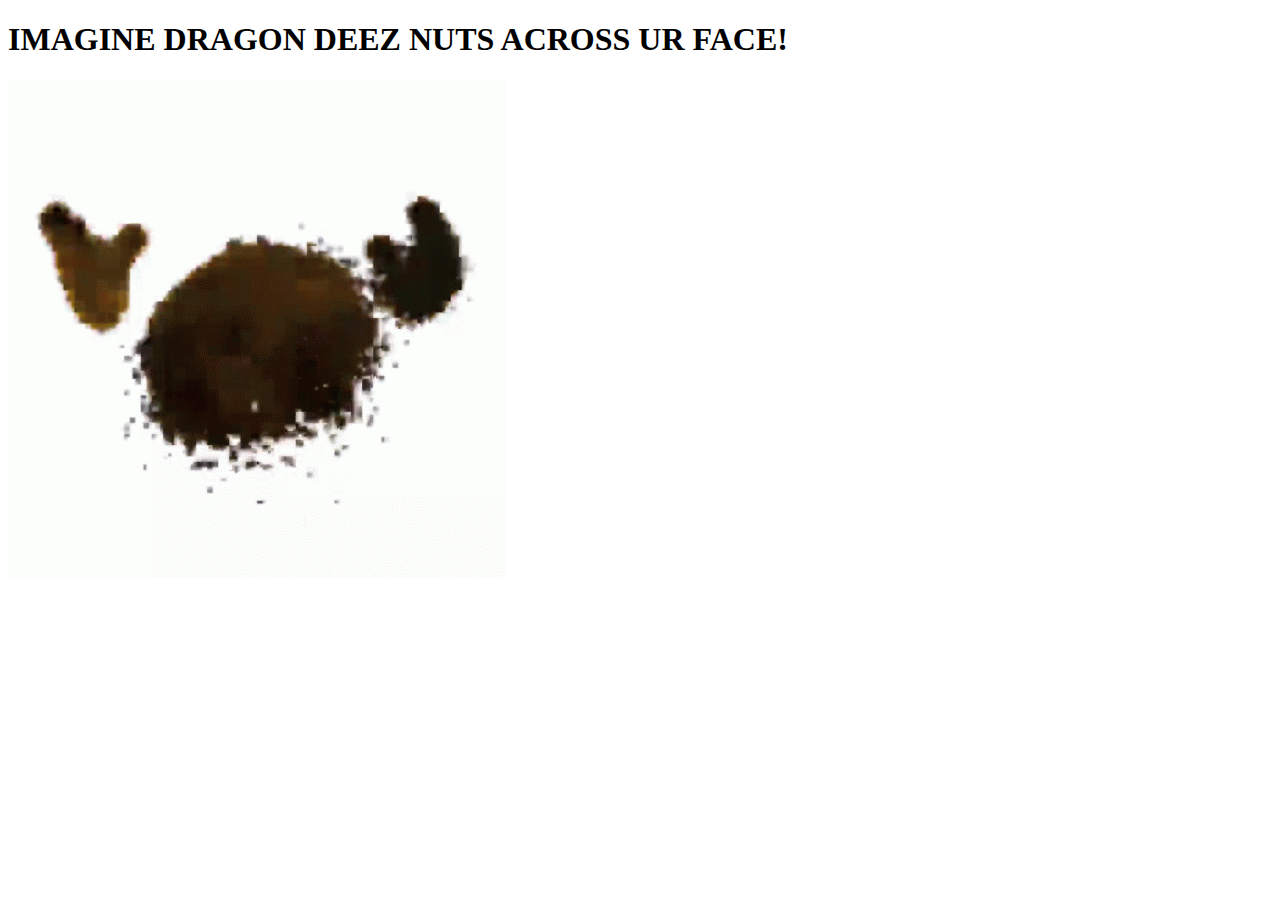
<file: pages/imagine.html>
<!DOCTYPE html>
<html lang="en">
<head>
    <meta charset="UTF-8">
    <title>BRUH</title>
</head>
<body>
<h1>IMAGINE DRAGON DEEZ NUTS ACROSS UR FACE!</h1>
<img src="/images/imagine.gif" alt="">

</body>
</html>
</file>
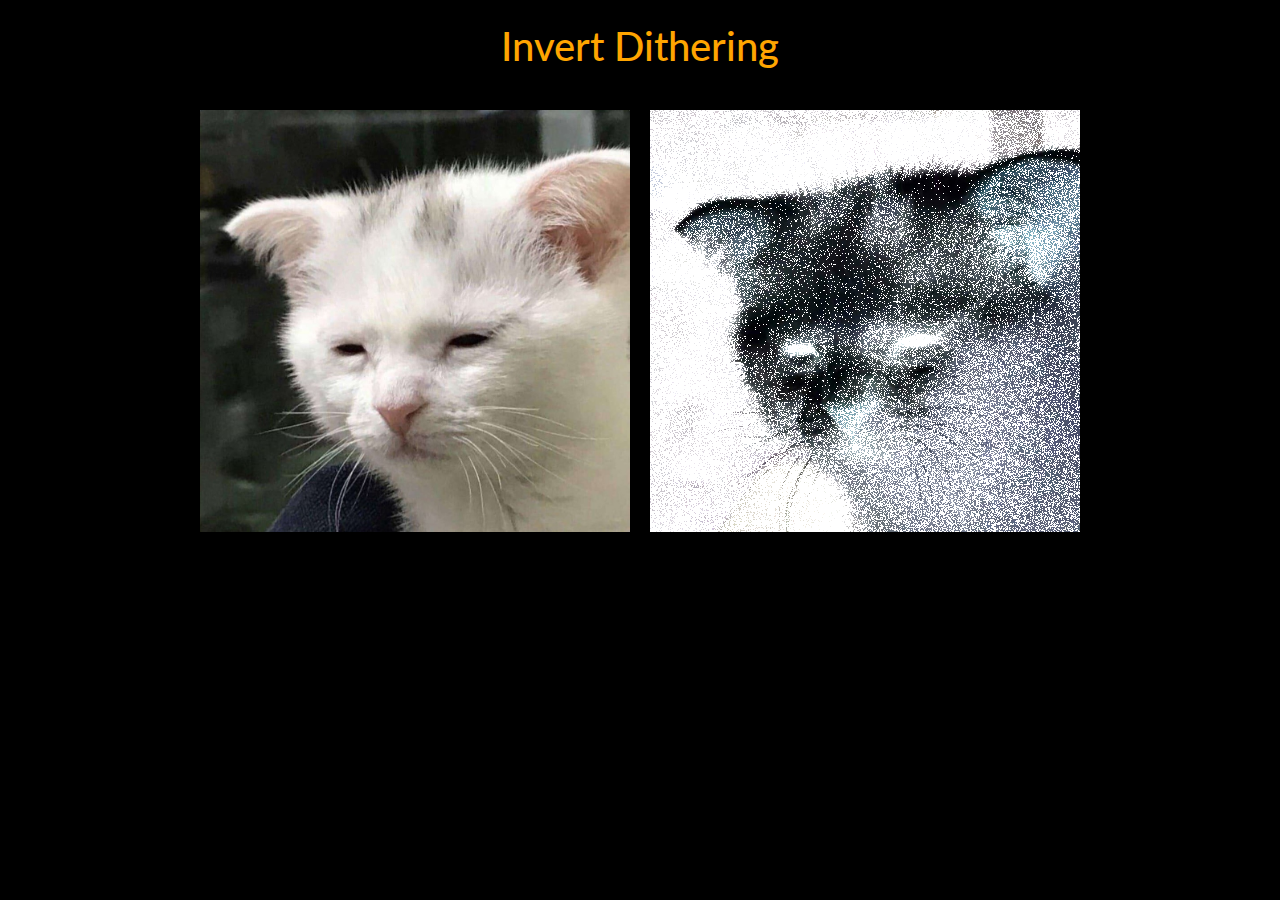
<file: pages/invertDither.html>
<!DOCTYPE html>
<html lang="en">
<head>
  <meta name="viewport" content="width=device-width, initial-scale=1, shrink-to-fit=no">
  <link rel="stylesheet" href="https://cdn.jsdelivr.net/npm/bootstrap@4.0.0/dist/css/bootstrap.min.css" integrity="sha384-Gn5384xqQ1aoWXA+058RXPxPg6fy4IWvTNh0E263XmFcJlSAwiGgFAW/dAiS6JXm" crossorigin="anonymous">
  <meta charset="UTF-8">
  <meta http-equiv="X-UA-Compatible" content="IE=edge">
  <meta name="viewport" content="width=device-width, initial-scale=1.0">
  <title>Random Dither</title>
  <link rel="stylesheet" href="../Styles/imgstyle.css">
</head>
<body style="background-color: black">
<header>
  <h1 id="time">Invert Dithering</h1>
</header>

<main>
  <div class="image">
    <img src="../images/kitty.jpg" class="img-fluid" alt="Responsive image" id="input">
  </div>

  <div class="image">
    <canvas id="output"></canvas>
  </div>
</main>

<script src="../Javascript/invertDither.js"></script>
<script src="https://code.jquery.com/jquery-3.2.1.slim.min.js" integrity="sha384-KJ3o2DKtIkvYIK3UENzmM7KCkRr/rE9/Qpg6aAZGJwFDMVNA/GpGFF93hXpG5KkN" crossorigin="anonymous"></script>
<script src="https://cdn.jsdelivr.net/npm/popper.js@1.12.9/dist/umd/popper.min.js" integrity="sha384-ApNbgh9B+Y1QKtv3Rn7W3mgPxhU9K/ScQsAP7hUibX39j7fakFPskvXusvfa0b4Q" crossorigin="anonymous"></script>
<script src="https://cdn.jsdelivr.net/npm/bootstrap@4.0.0/dist/js/bootstrap.min.js" integrity="sha384-JZR6Spejh4U02d8jOt6vLEHfe/JQGiRRSQQxSfFWpi1MquVdAyjUar5+76PVCmYl" crossorigin="anonymous"></script>

</body>
</html>
</file>
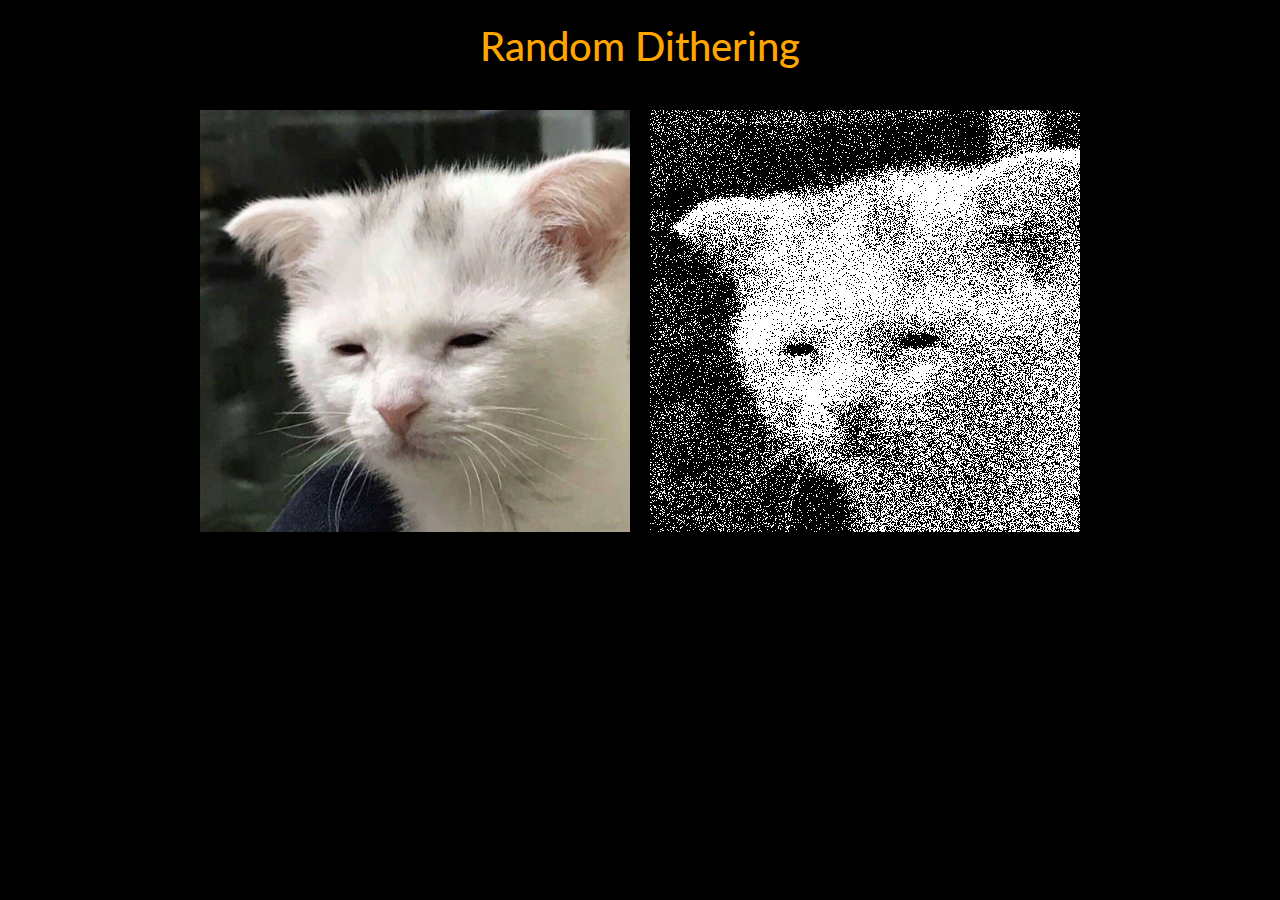
<file: pages/randomDither.html>
<!DOCTYPE html>
<html lang="en">
<head>
    <meta name="viewport" content="width=device-width, initial-scale=1, shrink-to-fit=no">
    <link rel="stylesheet" href="https://cdn.jsdelivr.net/npm/bootstrap@4.0.0/dist/css/bootstrap.min.css" integrity="sha384-Gn5384xqQ1aoWXA+058RXPxPg6fy4IWvTNh0E263XmFcJlSAwiGgFAW/dAiS6JXm" crossorigin="anonymous">
    <meta charset="UTF-8">
    <meta http-equiv="X-UA-Compatible" content="IE=edge">
    <meta name="viewport" content="width=device-width, initial-scale=1.0">
    <title>Random Dither</title>
    <link rel="stylesheet" href="../Styles/imgstyle.css">
</head>
<body style="background-color: black">
<header>
    <h1 id="time">Random Dithering</h1>
</header>

<main>
    <div class="image">
        <img src="../images/kitty.jpg" class="img-fluid" alt="Responsive image" id="input">
    </div>

    <div class="image">
        <canvas id="output"></canvas>
    </div>
</main>

<script src="../Javascript/randomDither.js"></script>
<script src="https://code.jquery.com/jquery-3.2.1.slim.min.js" integrity="sha384-KJ3o2DKtIkvYIK3UENzmM7KCkRr/rE9/Qpg6aAZGJwFDMVNA/GpGFF93hXpG5KkN" crossorigin="anonymous"></script>
<script src="https://cdn.jsdelivr.net/npm/popper.js@1.12.9/dist/umd/popper.min.js" integrity="sha384-ApNbgh9B+Y1QKtv3Rn7W3mgPxhU9K/ScQsAP7hUibX39j7fakFPskvXusvfa0b4Q" crossorigin="anonymous"></script>
<script src="https://cdn.jsdelivr.net/npm/bootstrap@4.0.0/dist/js/bootstrap.min.js" integrity="sha384-JZR6Spejh4U02d8jOt6vLEHfe/JQGiRRSQQxSfFWpi1MquVdAyjUar5+76PVCmYl" crossorigin="anonymous"></script>

</body>
</html>
</file>
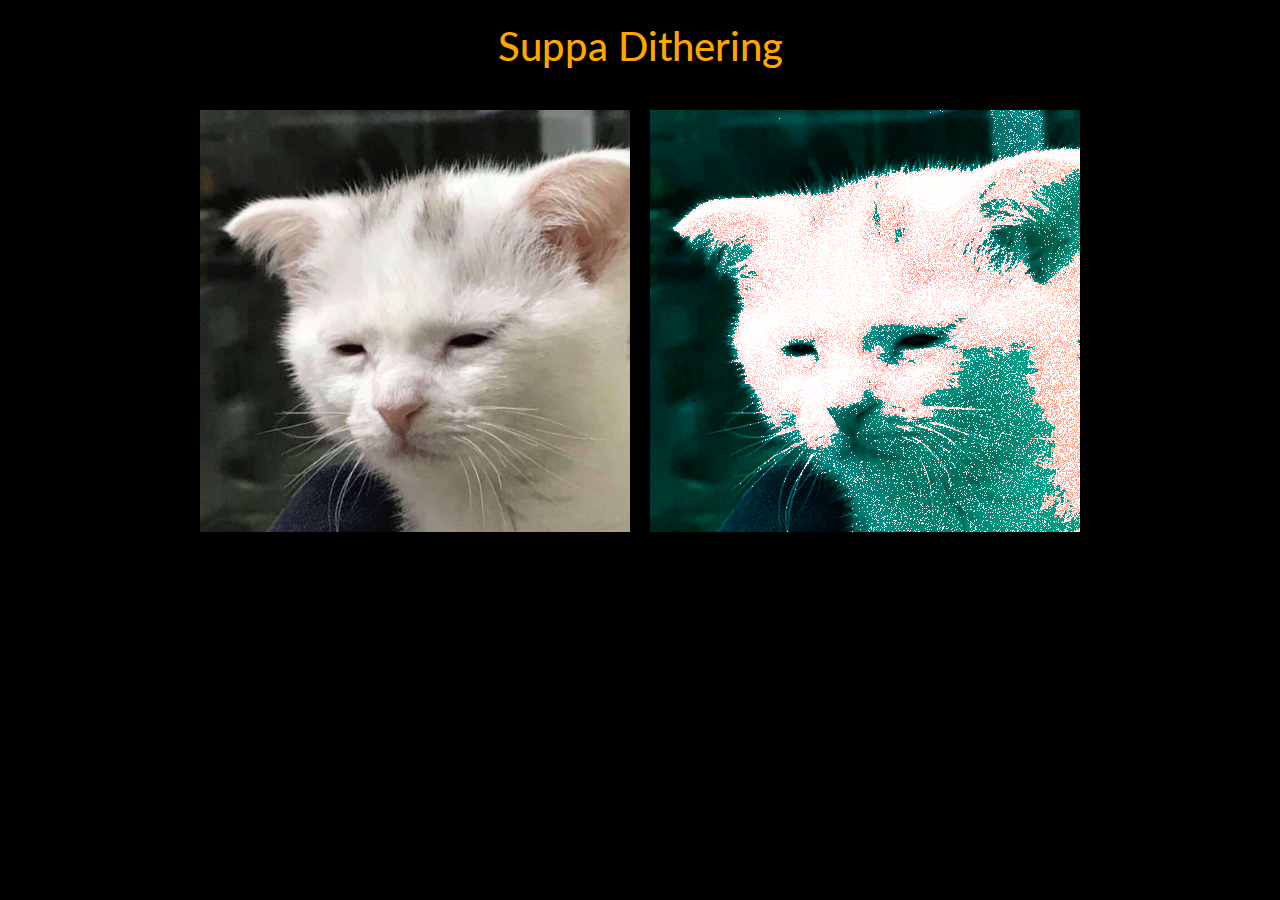
<file: pages/trippyDither.html>
<!DOCTYPE html>
<html lang="en">
<head>
    <meta name="viewport" content="width=device-width, initial-scale=1, shrink-to-fit=no">
    <link rel="stylesheet" href="https://cdn.jsdelivr.net/npm/bootstrap@4.0.0/dist/css/bootstrap.min.css" integrity="sha384-Gn5384xqQ1aoWXA+058RXPxPg6fy4IWvTNh0E263XmFcJlSAwiGgFAW/dAiS6JXm" crossorigin="anonymous">
    <meta charset="UTF-8">
    <meta http-equiv="X-UA-Compatible" content="IE=edge">
    <meta name="viewport" content="width=device-width, initial-scale=1.0">
    <title>Suppa Dither</title>
    <link rel="stylesheet" href="../Styles/imgstyle.css">
</head>
<body style="background-color: black">
<header>
    <h1 id="time">Suppa Dithering</h1>
</header>

<main>
    <div class="image">
        <img src="../images/kitty.jpg" class="img-fluid" alt="Responsive image" id="input">
    </div>

    <div class="image">
        <canvas id="output"></canvas>
    </div>
</main>

<script src="../Javascript/trippyDither.js"></script>
<script src="https://code.jquery.com/jquery-3.2.1.slim.min.js" integrity="sha384-KJ3o2DKtIkvYIK3UENzmM7KCkRr/rE9/Qpg6aAZGJwFDMVNA/GpGFF93hXpG5KkN" crossorigin="anonymous"></script>
<script src="https://cdn.jsdelivr.net/npm/popper.js@1.12.9/dist/umd/popper.min.js" integrity="sha384-ApNbgh9B+Y1QKtv3Rn7W3mgPxhU9K/ScQsAP7hUibX39j7fakFPskvXusvfa0b4Q" crossorigin="anonymous"></script>
<script src="https://cdn.jsdelivr.net/npm/bootstrap@4.0.0/dist/js/bootstrap.min.js" integrity="sha384-JZR6Spejh4U02d8jOt6vLEHfe/JQGiRRSQQxSfFWpi1MquVdAyjUar5+76PVCmYl" crossorigin="anonymous"></script>

</body>
</html>
</file>
<file: Styles/style.css>
/* Google Font CDN Link */
@import url('https://fonts.googleapis.com/css2?family=Poppins:wght@400;500;600;700&family=Ubuntu:wght@400;500;700&display=swap');
*{
    margin: 0;
    padding: 0;
    box-sizing: border-box;
    text-decoration: none;
    scroll-behavior: smooth;
}
/*Scroll bar*/
::-webkit-scrollbar {
    width: 10px;
}
::-webkit-scrollbar-track {
    background: azure;
}
::-webkit-scrollbar-thumb{
    background: #1f4240;
    border-radius: 12px;
    transition: all 0.3s ease;
}
::-webkit-scrollbar-thumb:hover{
    background: mediumaquamarine;
}
/*Navigation menu*/
nav{
    position:fixed;
    width: 100%;
    padding: 20px 0;
    z-index: 998;
    transition: all 0.3s ease;
    font-family: "Ubuntu", sans-serif;
}
/*color of navbar*/
nav.sticky{
    background: #2f4f5f;
    padding: 13px 0;
}
nav .navbar{
    width: 90%;
    display: flex;
    margin: auto;
    align-items: center;
    justify-content: space-between;
    color: white;
}
/*Welcome no navbar*/
nav .navbar .logo a{
    font-size: 40px;
    font-weight: 500;
    color: white;
}
nav .navbar .logo a:hover{
    color: mediumaquamarine;
    transition: all 0.5s ease;
}
/*Welcome color*/
nav.sticky .navbar .logo a{
    color: #bdf0dd;
}
nav.sticky .navbar .logo a:hover{
    color: mediumaquamarine;
    transition: all 0.5s ease;
}
nav .navbar .menu{
    display: flex;
    position: relative;
}
nav .navbar .menu li{
    margin: 0 8px;
    list-style: none;
}
.navbar .menu a{
    font-size: 18px;
    font-weight: 500;
    color: white;
    padding: 6px 0;
    transition: all 0.4s ease;
}
.navbar .menu a:hover{
    color: mediumaquamarine;
}
nav.sticky .menu a{
    color: white;
}
nav.sticky .menu a:hover{
    color: #bdf0dd;
}
.navbar .media-icons a{
    color: white;
    font-size: 25px;
    margin: 0 6px;
}
nav.sticky .media-icons a{
    color: white;
}
.navbar .media-icons a:hover{
    transition: all 0.3s ease;
    color: mediumaquamarine;
}

/*Navigation Menu Button*/
nav .menu-btn, .navbar .menu .cancel-btn{
    position: absolute;
    color: white;
    right: 30px;
    top: 20px;
    font-size: 20px;
    cursor: crosshair;
    transition: all 0.3s ease;
    display: none;
}
nav .menu-btn{
    margin-top: 8px;
    color: #2f4f5f;
}
nav.sticky .menu-btn{
    margin-top: 0;
    color: white;
}
.navbar .meu .menu-btn{
    color: white;
}
/*Home Style*/
.home{
    height: 100vh;
    width: 100%;
    background-size: cover;
    font-family: "Ubuntu", sans-serif;
    background: url("/images/yolo (1).jpg") no-repeat fixed center;
}
.home .home-content{
    width: 90%;
    height: 100%;
    margin: auto;
    display: flex;
    flex-direction: column;
    justify-content: center;
}
.home .text-one{
    font-size: 25px;
    color: #FFF;
}
.home .text-two{
    color: #FFF;
    font-size: 75px;
    font-weight: 600;
    margin-left: -3px;
}
.home .text-three{
    font-size: 40px;
    margin: 5px 0;
    color: mediumaquamarine;
}
.home .text-four{
    font-size: 23px;
    margin: 5px 0;
    color: #FFF;
}
.home .button{
    margin: 14px 0;
}
.home .button button{
    outline: none;
    padding: 8px 16px;
    border-radius: 6px;
    font-size: 25px;
    font-weight: 400;
    background: mediumaquamarine;
    color: #FFFFFF;
    cursor: crosshair;
    border: 2px solid transparent;
    transition: 0.5s ease;
}
.home .button button:hover{
    border-color: mediumaquamarine;
    background-color: azure;
    color: mediumaquamarine;
}
/*Selection Styling*/
.about{
    background-color: #1f4240;
}
section{
    padding-top: 40px;
}
section .content{
    width: 80%;
    margin: 40px auto;
    font-family: "Ubuntu", sans-serif;
}
.about .about-details{
    display: flex;
    justify-content: space-between;
    align-items: center;

}
section .title{
    display: flex;
    justify-content: center;
    margin-bottom: 40px;
}
section .title span{
    color: #bdf0dd;
    font-size: 30px;
    font-weight: 600;
    position: relative;
    padding-bottom: 8px;
}
section .title span::before,
section .title span::after{
    content: '';
    position: absolute;
    height: 3px;
    width: 100%;
    background: white;
    left: 0;
    bottom: 0;
}
section .title span::after{
    bottom: -7px;
    width: 70%;
    left: 50%;
    transform: translateX(-50%);
}
.about .about-details .left{
    width: 45%;
}
.about .left img{
    height: 400px;
    width: 400px;
    object-fit: cover;
    border-radius: 12px;
}
.about-details .right{
    width: 55%;
}
section .topic{
    color: mediumaquamarine;
    font-size: 25px;
    font-weight: 500;
    margin-bottom: 10px;
}
.about-details .right p{
    text-align: justify;
    color: white;
    font-size: 18px;
}
section .button{
    margin: 16px 0;
}
section .button button{
    outline: none;
    padding: 8px 16px;
    border-radius: 4px;
    font-size: 25px;
    font-weight: 400;
    background: #2f4f5f;
    color: #FFFFFF;
    border: 2px solid transparent;
    cursor: pointer;
    transition: all 0.5s ease;
}
section .button button:hover{
    border-color: #2f4f5f;
    background-color: #FFFFFF;
    color: #2f4f5f;
}
/*Skills section*/
.skills{
    background: #1f4240;
}
.skills .content{
    padding: 40px 0;
}
.skills .skills-details{
    display: flex;
    justify-content: space-between;
    align-items: center;
}
.skills-details .text{
    width: 50%;
}
.skills-details p{
    color: white;
    text-align: justify;
}
.skills .skills-details .experience{
    display: flex;
    align-items: center;
    margin: 0 10px;
}
.skills-details .experience .num{
    color: white;
    font-size: 80px;
}
.skills-details .experience .exp{
    color: white;
    font-size: 18px;
    font-weight: 500;
    margin: 0 6px;
}
.skills-details .boxes{
    width: 45%;
    display: flex;
    flex-wrap: wrap;
    justify-content: space-between;
}
.skills-details .box{
    width: calc(100% / 2 - 20px);
    margin: 20px 0;
}
.skills-details .boxes .topic{
    font-size: 20px;
    color: mediumaquamarine;
}
.skills-details .boxes .per{
    font-size: 60px;
    color: white;
}
/*Contact info*/
.contact{
    background: #1f4240;
}
.contact .content{
    margin: 0 auto;
    padding: 30px 0;
}
.contact .text{
    width: 80%;
    text-align: center;
    margin: auto;
}
/*footer*/
footer{
    background: #bdf0dd;
    padding: 0 0;
    text-align: center;
    font-family: "Poppins", sans-serif;
}
footer .text span{
    font-size: 12px;
    font-weight: 400;
    color: #1f4240;
}
footer .text span a{
    font-weight: 500;
    color: azure;
}
footer .text span a:hover{
    text-decoration: underline;
}
/*to top button*/
.scroll-button a{
    position: fixed;
    bottom: 20px;
    right: 20px;
    color: white;
    background: transparent;
    padding: 7px 12px;
    font-size: 18px;
    border-radius: 6px;
    box-shadow: rgba(0,0,0,0.15);
}
.scroll-button a:hover{
    color: aquamarine;
    transition: all 0.5s ease;
}
/*Responsive Media*/
@media (max-width: 1190px) {
    section.content {
        width: 85%;
    }
}
@media (max-width: 1000px) {
    .about .about-details {
        justify-content: center;
        flex-direction: column;
    }

    .about .about-details .left {
        display: flex;
        justify-content: center;
        width: 100%;
    }

    .about-details .right {
        width: 90%;
        margin: 40px 0;
    }

    .services .boxes .box {
        margin: 20px 0;
        width: calc(100% / 2 - 20px);
    }
}
@media (max-width: 900px) {
    .about .left img {
        height: 350px;
        width: 350px;
    }
}
@media (max-width: 750px) {
    nav .navbar {
        width: 90%;
    }

    nav .navbar .menu {
        position: fixed;
        left: -100%;
        top: 0;
        height: 100vh;
        max-width: 400px;
        background: #1f4240;
        flex-direction: column;
        align-items: center;
        padding-top: 60px;
        transition: all 0.5s ease;
        color: #1f4240;
    }

    .navbar .active .menu {
        left: 0;
    }

    nav .navbar .menu a {
        font-size: 23px;
        display: block;
        color: azure;
        margin: 10px 0;
    }

    nav.sticky .menu a:hover {
        color: #2f4f5f;
    }

    nav .navbar .media-icons {
        display: none;
    }

    nav .menu-btn .navbar .menu .cancel-btn {
        display: block;
    }

    .home .text-two {
        font-size: 65px
    }

    .home .text-three {
        font-size: 35px;
    }

    .skills .skills-details {
        align-items: center;
        justify-content: center;
        flex-direction: column;
    }

    .skills-details .text {
        width: 100%;
        margin-bottom: 50px;
    }

    .skills-details .boxes {
        justify-content: center;
        align-items: center;
        width: 100%;
    }

    .contact .text {
        width: 100%;
    }
}
@media (max-width: 500px) {
    .home .text-two{
        font-size: 55px;
    }
    .home .text-three{
        font-size: 33px;
    }
    .skills-details .boxes .per{
        font-size: 50px;
        color: #2f4f5f;
    }
}
</file>
<file: Styles/imgstyle.css>
@import url('https://fonts.googleapis.com/css2?family=Lato:wght@300&display=swap');

* {
    margin : 0;
    padding: 0;
}

html,
body {
    max-width : 100%;
    height: auto;
}

body {
    box-sizing : border-box;
    font-family: 'Lato', sans-serif;
}

header {
    width          : 100%;
    height         : 100px;
    display        : flex;
    align-items    : center;
    justify-content: center;
    color: orange;
}

main {
    width  : 100%;
    height : calc(100% - 50px);
    display: flex;
}

main .image {
    float          : right;
    width          : 100%;
    height         : 100%;
    display        : flex;
    padding        : 10px 10px;
    justify-content: center;
    align-items: center;
}

main .image:first-child {
    padding-left: 200px !important;
}

main .image:last-child {
    padding-right : 200px !important;}
</file>
<file: Styles/bruh.css>
body {
    overflow: hidden; /* Hide scrollbars */
}
</file>
<file: Styles/styleImage.css>
/* Google Font CDN Link */
@import url('https://fonts.googleapis.com/css2?family=Poppins:wght@400;500;600;700&family=Ubuntu:wght@400;500;700&display=swap');
*{
    margin: 0;
    padding: 0;
    box-sizing: border-box;
    text-decoration: none;
    scroll-behavior: smooth;
}
/*Scroll bar*/
::-webkit-scrollbar {
    width: 10px;
}
::-webkit-scrollbar-track {
    background: white;
}
::-webkit-scrollbar-thumb{
    background: darkorange;
    border-radius: 12px;
    transition: all 0.3s ease;
}
::-webkit-scrollbar-thumb:hover{
    background: black;
}
/*Navigation menu*/
nav{
    position:fixed;
    width: 100%;
    padding: 20px 0;
    z-index: 998;
    transition: all 0.3s ease;
    font-family: "Ubuntu", sans-serif;
}
/*color of navbar*/
nav.sticky{
    background: darkorange;
    padding: 13px 0;
}
nav .navbar{
    width: 90%;
    display: flex;
    margin: auto;
    align-items: center;
    justify-content: space-between;
    color: white;
}
/*Welcome no navbar*/
nav .navbar .logo a{
    font-size: 40px;
    font-weight: 500;
    color: white;
}
nav .navbar .logo a:hover{
    color: orange;
    transition: all 0.5s ease;
}
/*Welcome color*/
nav.sticky .navbar .logo a{
    color: orange;
}
nav.sticky .navbar .logo a:hover{
    color: orange;
    transition: all 0.5s ease;
}
nav .navbar .menu{
    display: flex;
    position: relative;
}
nav .navbar .menu li{
    margin: 0 8px;
    list-style: none;
}
.navbar .menu a{
    font-size: 18px;
    font-weight: 500;
    color: white;
    padding: 6px 0;
    transition: all 0.4s ease;
}
.navbar .menu a:hover{
    color: orange;
}
nav.sticky .menu a{
    color: white;
}
nav.sticky .menu a:hover{
    color: orange;
}
.navbar .media-icons a{
    color: white;
    font-size: 25px;
    margin: 0 6px;
}
nav.sticky .media-icons a{
    color: white;
}
.navbar .media-icons a:hover{
    transition: all 0.3s ease;
    color: orange;
}

/*Navigation Menu Button*/
nav .menu-btn, .navbar .menu .cancel-btn{
    position: absolute;
    color: white;
    right: 30px;
    top: 20px;
    font-size: 20px;
    transition: all 0.3s ease;
    display: none;
}
nav .menu-btn{
    margin-top: 8px;
    color: orangered;
}
nav.sticky .menu-btn{
    margin-top: 0px;
    color: white;
}
.navbar .meu .menu-btn{
    color: white;
}
/*Home Style*/
.home{
    height: 100vh;
    width: 100%;
    background-size: cover;
    background: url("../images/splashimagebackground.jpg") no-repeat fixed center;
    background-color: black;
    font-family: "Ubuntu", sans-serif;
}
.home .home-content{
    width: 90%;
    height: 100%;
    margin: auto;
    display: flex;
    flex-direction: column;
    justify-content: center;
}
.home .text-one{
    font-size: 25px;
    color: #FFF;
}
.home .text-two{
    color: #FFF;
    font-size: 75px;
    font-weight: 600;
    margin-left: -3px;
}
.home .text-three{
    font-size: 40px;
    margin: 5px 0;
    color: orange;
}
.home .text-four{
    font-size: 23px;
    margin: 5px 0;
    color: #FFF;
}
.home .button{
    margin: 14px 0;
}
.home .button button{
    outline: none;
    padding: 8px 16px;
    border-radius: 6px;
    font-size: 25px;
    font-weight: 400;
    background: orange;
    color: #FFFFFF;
    border: 2px solid transparent;
    transition: 0.5s ease;
}
.home .button button:hover{
    border-color: orange;
    background-color: azure;
    color: orange;
}
/*Selection Styling*/
.standard{
    background-color: white;
}
section{
    padding-top: 40px;
}
section .content{
    width: 80%;
    margin: 40px auto;
    font-family: "Ubuntu", sans-serif;
}
.standard .standard-details{
    background-color: white;
    position: relative;
    display: flex;
    justify-content: center;
    align-items: center;

}
section .title{
    display: flex;
    justify-content: center;
    margin-bottom: 40px;
}
section .title span{
    color: orange;
    font-size: 30px;
    font-weight: 600;
    position: relative;
    padding-bottom: 8px;
}
section .title span::before,
section .title span::after{
    content: '';
    position: absolute;
    height: 3px;
    width: 100%;
    background: #ffe0aa;
    left: 0;
    bottom: 0;
}
section .title span::after{
    bottom: -7px;
    width: 70%;
    left: 50%;
    transform: translateX(-50%);
}
.standard .standard-details .left{
    position: relative;
    width: 50%;
}
.standard .left img{
    height: 400px;
    width: 400px;
    object-fit: cover;
    border-radius: 12px;
}
.standard-details .right{
    position: relative;
    justify-content: center;
    align-items: center;
    width: 75%;
}
section .topic{
    justify-content: center;
    align-items: center;
    font-size: 20px;
    color: orange;
}
.standard-details .right p{
    position: relative;
    text-align: justify;
    align-items: center;
    color: white;
    font-size: 18px;
}
section .button{
    margin: 16px 0;
}
section .button button{
    outline: none;
    padding: 8px 16px;
    border-radius: 4px;
    font-size: 25px;
    font-weight: 400;
    background: darkorange;
    color: #FFFFFF;
    border: 2px solid transparent;
    cursor: pointer;
    transition: all 0.5s ease;
}
section .button button:hover{
    border-color: darkorange;
    background-color: #FFFFFF;
    color: darkorange;
}
/*Skills section*/
.skills{
    background: orange;
}
.skills .content{
    padding: 40px 0;
}
.skills .skills-details{
    display: flex;
    justify-content: space-between;
    align-items: center;
}
.skills-details .text{
    width: 50%;
}
.skills-details p{
    color: white;
    text-align: center;
}
.skills .skills-details .experience{
    display: flex;
    align-items: center;
    margin: 0 10px;
}
.skills-details .experience .num{
    color: white;
    font-size: 80px;
}
.skills-details .experience .exp{
    color: white;
    font-size: 18px;
    font-weight: 500;
    margin: 0 6px;
}
.skills-details .boxes{
    display: flex;
    flex-wrap: wrap;
    justify-content: center;
    align-items: center;
}
.skills-details .box{
    justify-content: center;
    align-items: center;
    width: calc(100% / 2);
    margin: 20px 0;
}
.skills-details .boxes .topic{
    justify-content: center;
    align-items: center;
    font-size: 20px;
    color: orange;
}
.skills-details .boxes .per{
    display: flex;
    justify-content: center;
    align-items: center;
    font-size: 60px;
    color: white;
}
/*Contact info*/
.contact{
    background: white;
    font-family: "Ubuntu", sans-serif;
}
.contact .content{
    margin: 0 auto;
    padding: 30px 0;
    display: flex;
    justify-content: space-between;
    align-items: center;
}
.contact .text{
    width: 80%;
    text-align: center;
    margin: auto;
}
.contact .experience .num{
    color: white;
    font-size: 80px;
}
.contact .experience .exp{
    color: white;
    font-size: 18px;
    font-weight: 500;
    margin: 0 6px;
}
.contact .boxes{
    display: flex;
    flex-wrap: wrap;
    justify-content: center;
    align-items: center;
}
.contact .box{
    justify-content: center;
    align-items: center;
    width: calc(100% / 2);
    margin: 20px 0;
}
.contact .boxes .topic{
    justify-content: center;
    align-items: center;
    font-size: 20px;
    color: orange;
}
.contact .boxes .per{
    display: flex;
    justify-content: center;
    align-items: center;
    font-size: 60px;
    color: white;
}
/*footer*/
footer{
    background: orange;
    padding: 0 0;
    text-align: center;
    font-family: "Poppins", sans-serif;
}
footer .text span{
    font-size: 12px;
    font-weight: 400;
    color: black;
}
footer .text span a{
    font-weight: 500;
    color: black;
}
footer .text span a:hover{
    text-decoration: underline;
}
/*to top button*/
.scroll-button a{
    position: fixed;
    bottom: 20px;
    right: 20px;
    color: white;
    background: transparent;
    padding: 7px 12px;
    font-size: 18px;
    border-radius: 6px;
    box-shadow: rgba(0,0,0,0.15);
}
.scroll-button a:hover{
    color: orange;
    transition: all 0.5s ease;
}
/*Responsive Media*/
@media (max-width: 1190px) {
    section.content {
        width: 85%;
    }
}
@media (max-width: 1000px) {
    .standard .standard-details {
        align-items: center;
        justify-content: center;
        flex-direction: column;
        position: relative;
    }


    .standard-details .right {
        position: relative;
        justify-content: center;
        align-items: center;
        width: 90%;
        margin: 40px 0;
    }

    .services .boxes .box {
        justify-content: center;
        align-items: center;
        margin: 20px 0;
        width: calc(100% / 2 - 20px);
    }
}

@media (max-width: 750px) {
    nav .navbar {
        width: 90%;
    }

    nav .navbar .menu {
        position: fixed;
        left: -100%;
        top: 0;
        height: 100vh;
        max-width: 400px;
        background: darkorange;
        flex-direction: column;
        align-items: center;
        padding-top: 60px;
        transition: all 0.5s ease;
        color: darkorange;
    }

    .navbar .active .menu {
        left: 0;
    }

    nav .navbar .menu a {
        font-size: 23px;
        display: block;
        color: azure;
        margin: 10px 0;
    }

    nav.sticky .menu a:hover {
        color: darkorange;
    }

    nav .navbar .media-icons {
        display: none;
    }

    nav .menu-btn .navbar .menu .cancel-btn {
        display: block;
    }

    .home .text-two {
        font-size: 65px
    }

    .home .text-three {
        font-size: 35px;
    }

    .skills .skills-details {
        align-items: center;
        justify-content: center;
        flex-direction: column;
    }

    .skills-details .text {
        width: 100%;
        margin-bottom: 50px;
    }

    .skills-details .boxes {
        justify-content: center;
        align-items: center;
        width: 100%;
    }

    .contact .text {
        width: 100%;
    }
}
@media (max-width: 500px) {
    .home .text-two{
        font-size: 55px;
    }
    .home .text-three{
        font-size: 33px;
    }
    .skills-details .boxes .per{
        justify-content: center;
        align-items: center;
        font-size: 50px;
        color: darkorange;
    }
}
</file>
